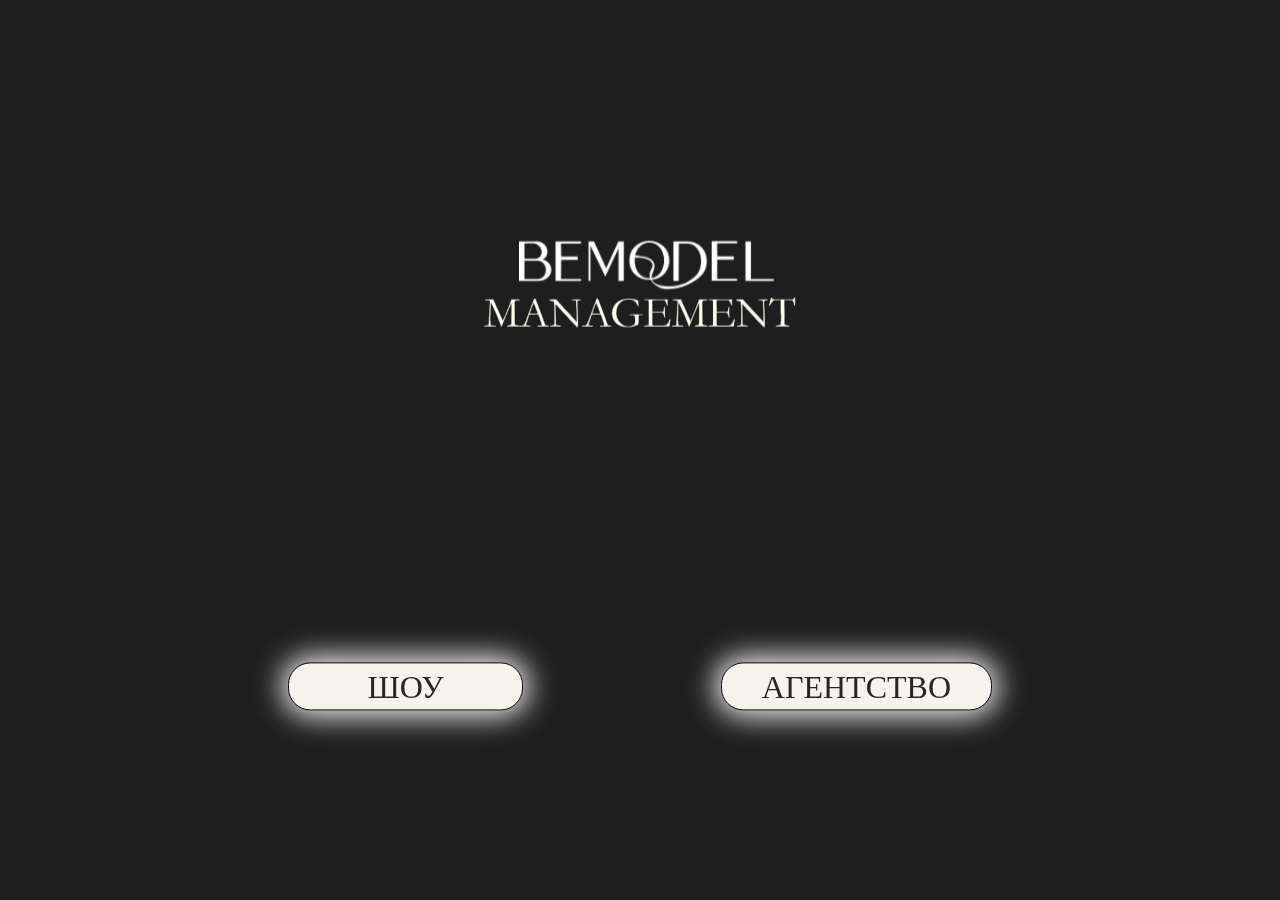
<file: index.html>
<!DOCTYPE html>
<html lang="ru">

<head>
	<meta name="viewport" content="width=device-width, initial-scale=1.0, maximum-scale=1.0, user-scalable=0" />
	<meta http-equiv="Content-type" content="text/html;charset=UTF-8" />
	<meta name="format-detection" content="telephone=no">
	<meta http-equiv="X-UA-Compatible" content="IE=edge">
	<link rel="stylesheet" href="css/style.css" />
	<title>BeModel - Главная</title>
</head>

<body>
	<div class="wrapper">
		<main class="home__main">
			<video class="home__main--video" autoplay muted loop>
				<source src="https://s3.ru1.storage.beget.cloud/8eec6533990d-bemodels3/video/index_video.mp4"
					type="video/mp4" />
				Your browser does not support the video tag.
			</video>
			<div class="home__main--logo">
				<img src="./assets/img/homePage/Logotype.png" alt="Logotype" />
			</div>
			<div class="home__main--links">
				<a href="./show.html">ШОУ</a>
				<a href="./agency.html">АГЕНТСТВО</a>
			</div>
		</main>
	</div>
</body>

</html>
</file>
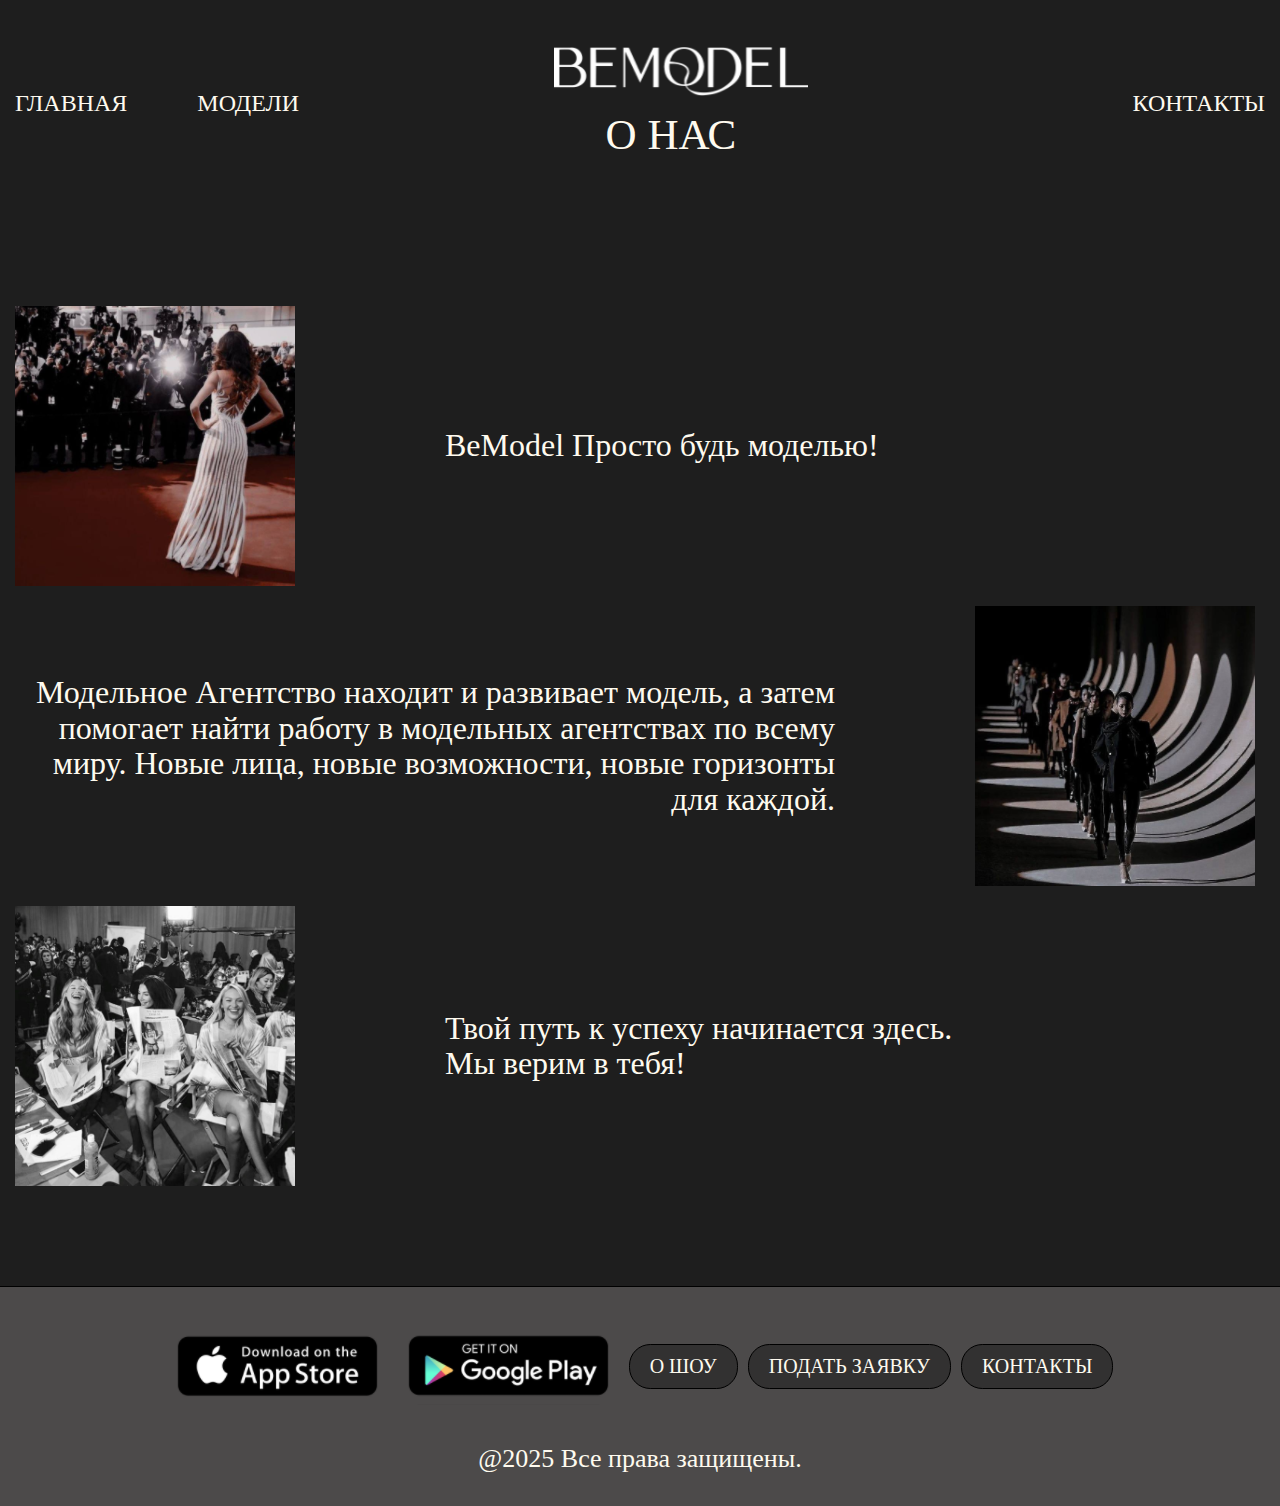
<file: aboutAgency.html>
<!DOCTYPE html>
<html lang="ru">

<head>
	<meta name="viewport" content="width=device-width, initial-scale=1.0, maximum-scale=1.0, user-scalable=0" />
	<meta http-equiv="Content-type" content="text/html;charset=UTF-8" />
	<meta name="format-detection" content="telephone=no">
	<meta http-equiv="X-UA-Compatible" content="IE=edge">
	<link rel="stylesheet" href="css/style.css" />
	<title>About Us Agency</title>
</head>

<body>
	<div class="wrapper">
		<header class="header">
			<div class="header_container">
				<div class="header__content header__casting_content">
					<!-- Burger Menu -->
					<!-- При добавлении класса "open" ↓ бургер открывается -->
					<div class="burger__list">
						<span></span>
						<span></span>
						<span></span>
					</div>
					<!-- При добавлении класса "open" ↓ меню открывается -->
					<div class="burger__menu">
						<a class="burger__menu--link" href="./index.html">Главная</a>
						<a class="burger__menu--link" href="./models.html">Модели</a>
						<a class="burger__menu--link" href="./contacts.html">Контакты</a>
						<div class="burger__menu--bottomBlock">
							<a href="##"><img src="./assets/icon/AppStore.png" alt="AppStoreLink" /></a>
							<a href="##"><img src="./assets/icon/GooglePlay.png" alt="GooglePlayLink" /></a>
						</div>
					</div>
					<!-- Burger Menu -->
					<div class="header__leftside casting__ls">
						<a class="header__link" href="./index.html">Главная</a>
						<a class="header__link" href="./models.html">Модели</a>
					</div>
					<div class="header__logotype casting__logoBlock">
						<img src="./assets/icon/Logotype.png" alt="Logotype" />
						<span>О НАС</span>
					</div>
					<div class="header__rightside">
						<a class="header__link" href="#about"></a>
						<a class="header__link" href="./contacts.html">Контакты</a>
					</div>
				</div>
			</div>
		</header>
		<main id="about" class="aboutUs__main">
			<div class="aboutUs__main--taskContent __container">
				<div class="aboutUs__main--item about-1">
					<img src="./assets/img/castingPage/about1.png" alt="">
				</div>
				<div class="aboutUs__main--item about-2">
					BeModel Просто будь моделью!
				</div>
				<div class="aboutUs__main--item about-3">
					<img src="./assets/img/castingPage/about2.png" alt="">
				</div>
				<div class="aboutUs__main--item about-4">
					Модельное Агентство находит и развивает модель,
					а затем помогает найти работу
					в модельных агентствах по всему миру.
					Новые лица, новые возможности,
					новые горизонты для каждой.
				</div>
				<div class="aboutUs__main--item about-5">
					<img src="./assets/img/castingPage/about3.png" alt="">
				</div>
				<div class="aboutUs__main--item about-6">
					Твой путь к успеху начинается здесь. <br>
					Мы верим в тебя!
				</div>
			</div>
		</main>
		<footer class="footer">
			<div class="footer__content">
				<p class="footer__content--politic">
					@2025 Все права защищены.
				</p>
				<div class="footer__content--links">

					<!-- Новые кнопки -->
					<a href="##">
						<img src="./assets/icon/AppStore.png" alt="AppStoreLink" />
					</a>
					<a href="##">
						<img src="./assets/icon/GooglePlay.png" alt="GooglePlayLink" />
					</a>
					<!-- Новые кнопки -->

					<a class="footer__content--link" href="./aboutAgency.html">О шоу</a>
					<a class="footer__content--link" href="./casting.html">Подать заявку</a>
					<a class="footer__content--link" href="#contacts">Контакты</a>
				</div>
			</div>
		</footer>
	</div>
</body>

</html>
</file>
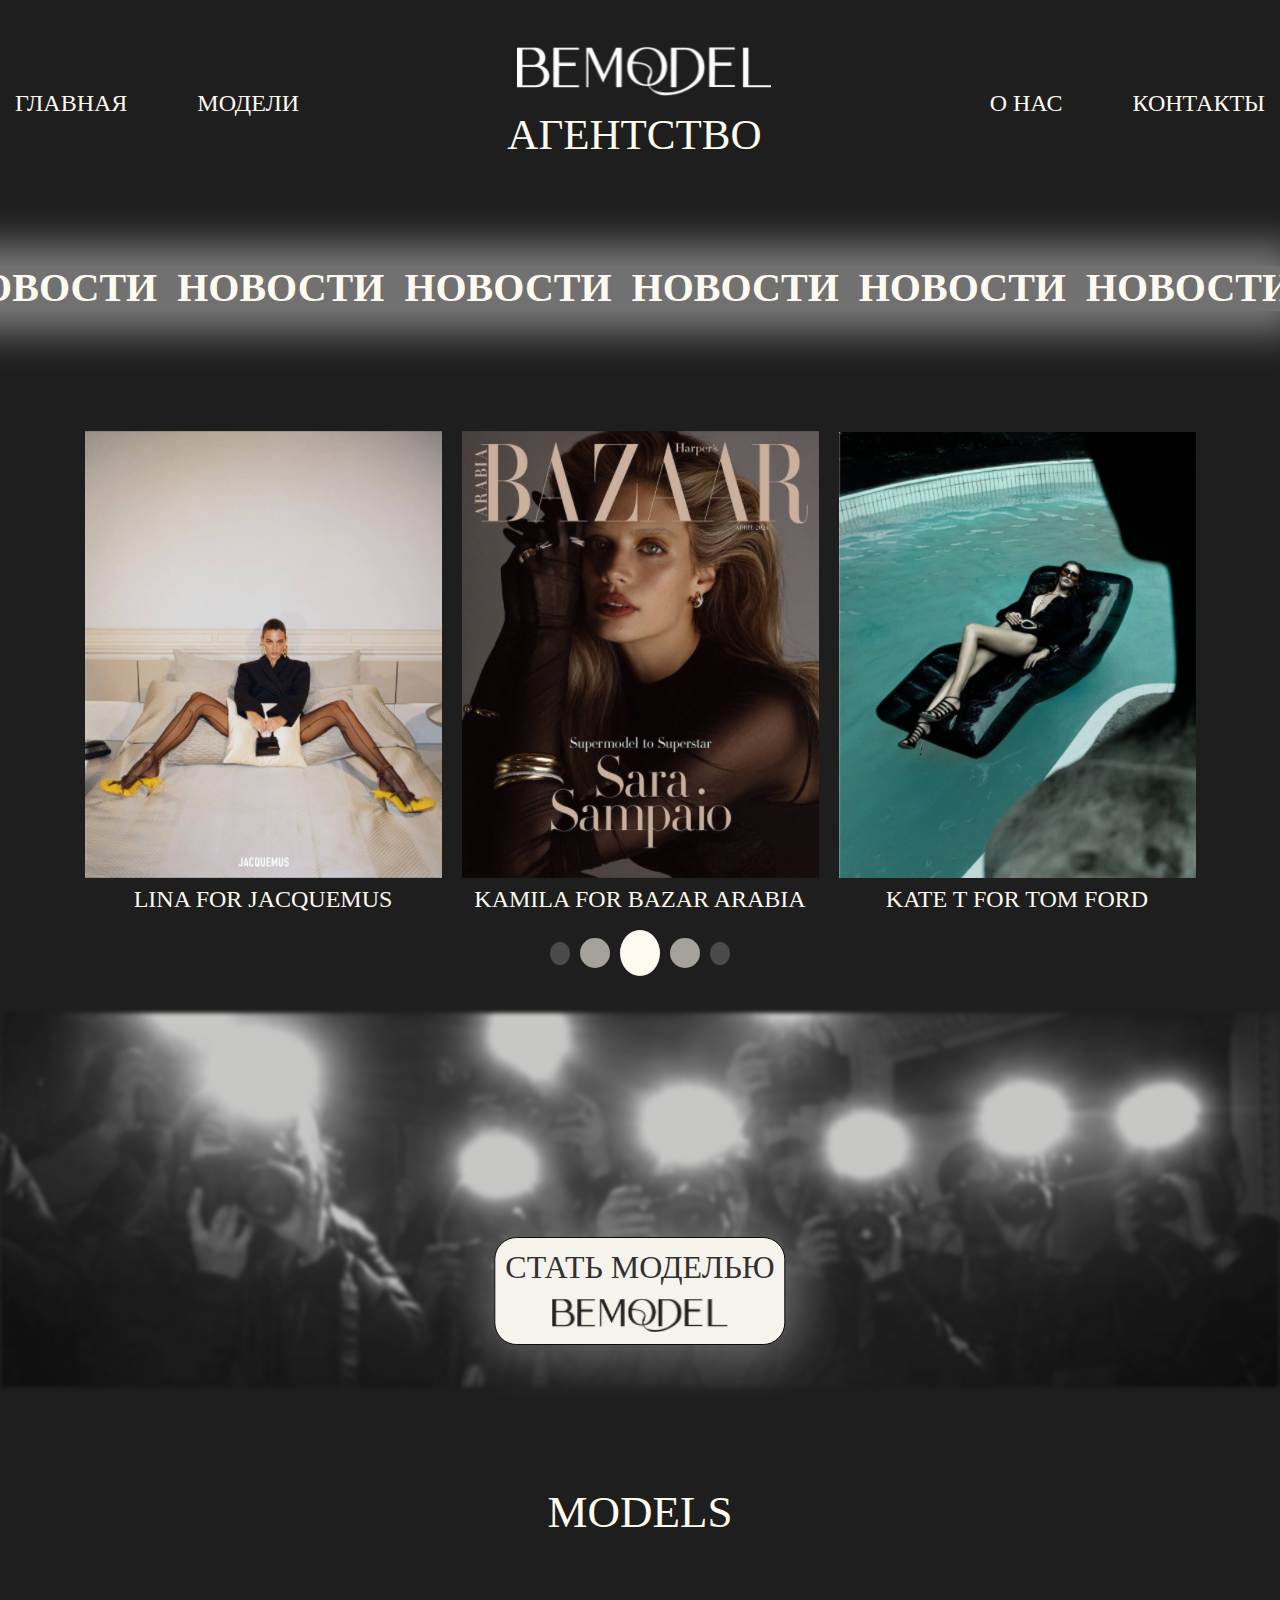
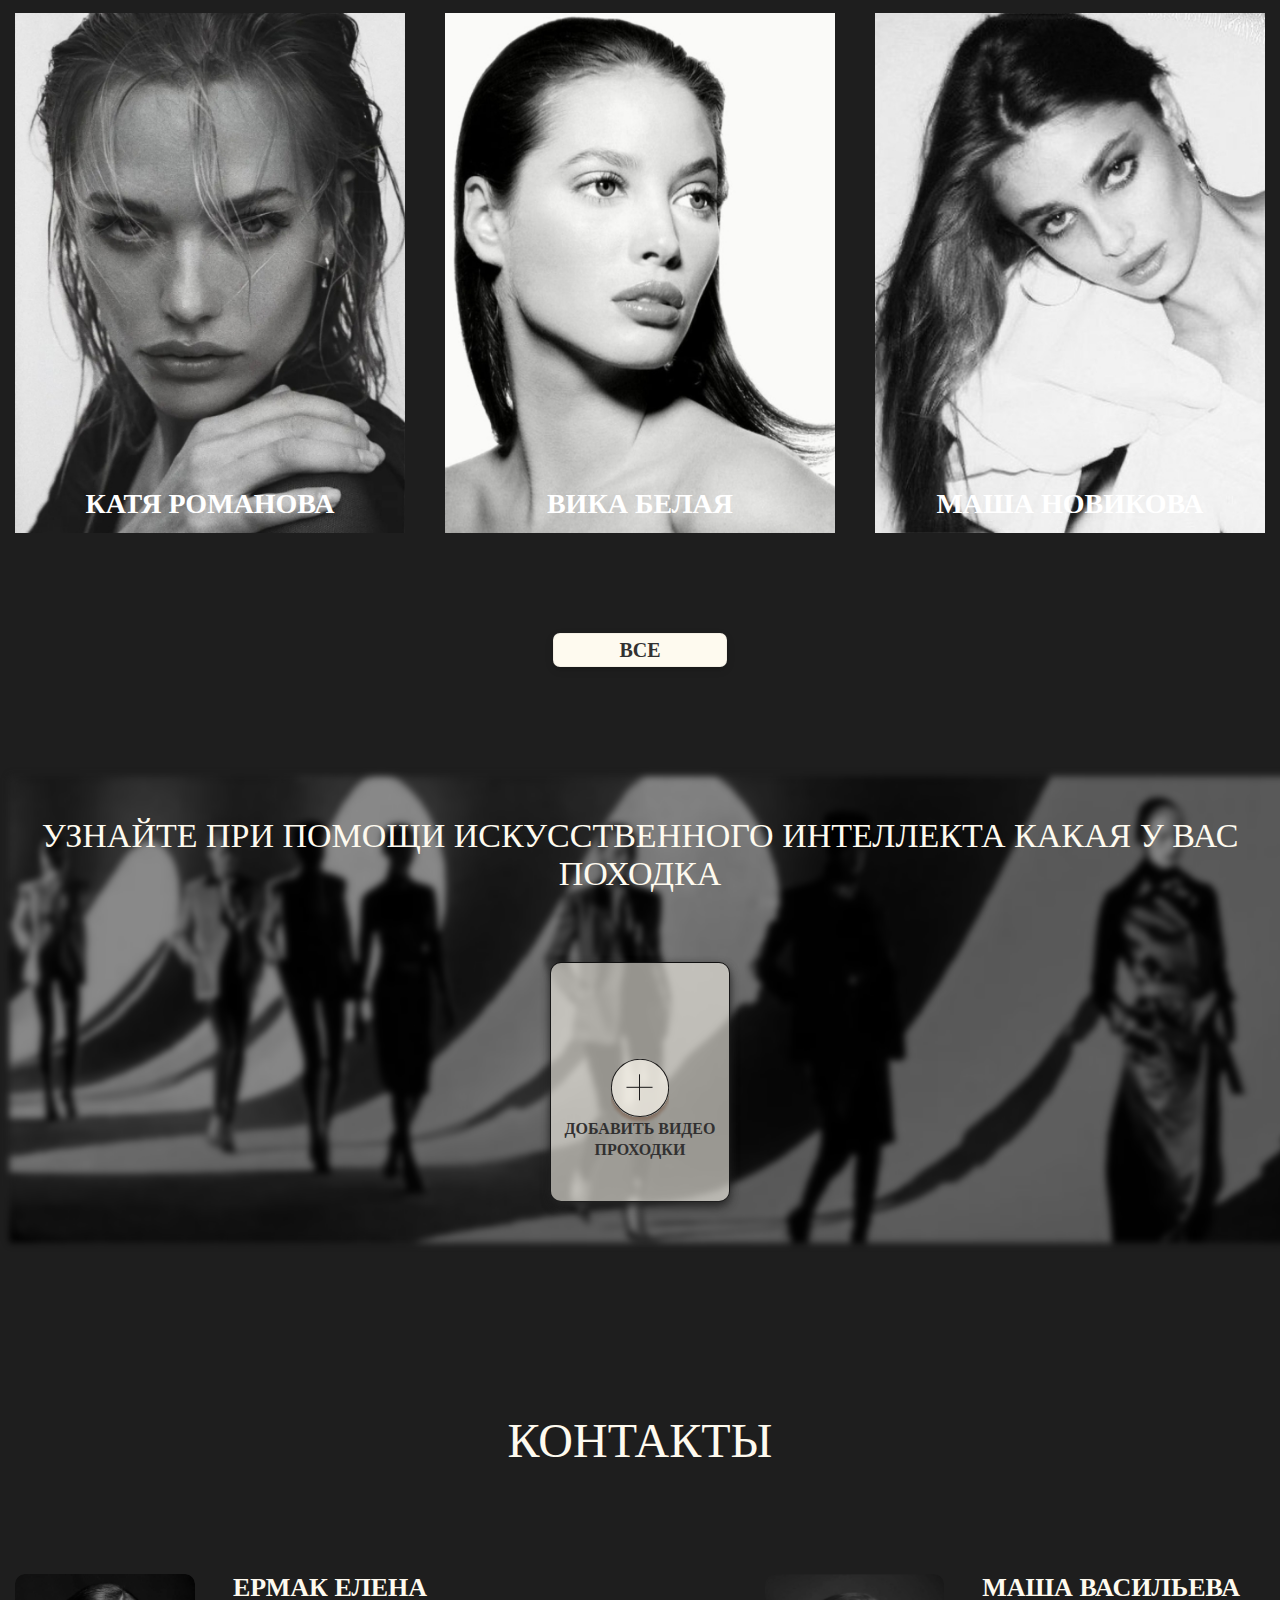
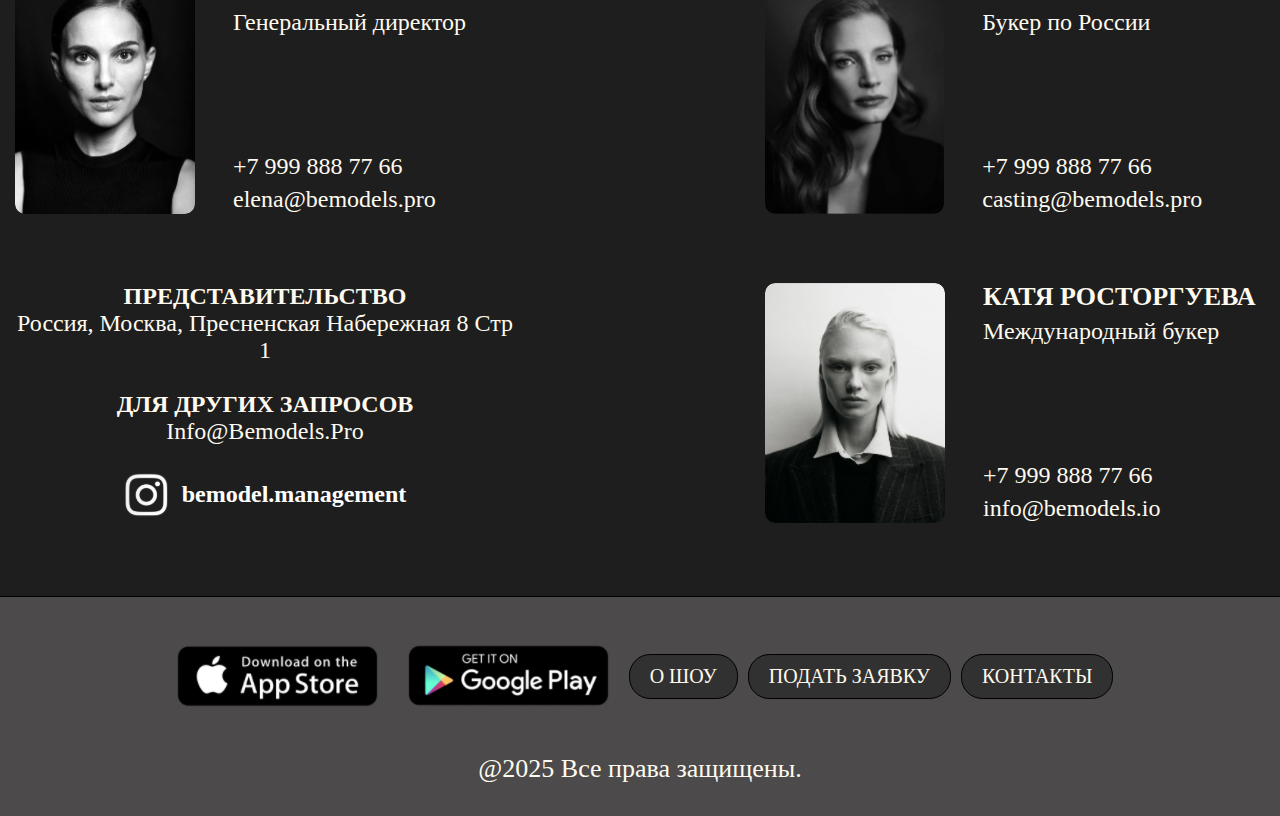
<file: agency.html>
<!DOCTYPE html>
<html lang="ru">

<head>
	<meta name="viewport" content="width=device-width, initial-scale=1.0, maximum-scale=1.0, user-scalable=0" />
	<meta http-equiv="Content-type" content="text/html;charset=UTF-8" />
	<meta name="format-detection" content="telephone=no">
	<meta http-equiv="X-UA-Compatible" content="IE=edge">
	<link rel="stylesheet" href="css/style.css" />
	<title>BeModel - Agency</title>
</head>

<body>
	<div class="wrapper">
		<header class="header">
			<div class="header_container">
				<div class="header__content header__casting_content">
					<!-- Burger Menu -->
					<!-- При добавлении класса "open" ↓ бургер открывается -->
					<div class="burger__list">
						<span></span>
						<span></span>
						<span></span>
					</div>
					<!-- При добавлении класса "open" ↓ меню открывается -->
					<div class="burger__menu">
						<a class="burger__menu--link" href="./index.html">Главная</a>
						<a class="burger__menu--link" href="./models.html">Модели</a>
						<a class="burger__menu--link" href="./aboutAgency.html">О нас</a>
						<a class="burger__menu--link" href="./contacts.html">Контакты</a>
						<div class="burger__menu--bottomBlock">
							<div class="burger__menu--image">
								<img src="./assets/icon/BurgerIcon.png" alt="BurgerLogo">
							</div>
							<a href="##">
								<img src="./assets/icon/AppStore.png" alt="AppStoreLink">
							</a>
							<a href="##">
								<img src="./assets/icon/GooglePlay.png" alt="GooglePlayLink">
							</a>
						</div>
					</div>
					<!-- Burger Menu -->

					<div class="header__leftside casting__ls">
						<a class="header__link" href="./index.html">Главная</a>
						<a class="header__link" href="./models.html">Модели</a>
					</div>
					<div class="header__logotype casting__logoBlock">
						<img src="./assets/icon/Logotype.png" alt="Logotype">
						<span>АГЕНТСТВО</span>
					</div>
					<div class="header__rightside">
						<a class="header__link" href="./aboutAgency.html">О нас</a>
						<a class="header__link" href="./contacts.html">Контакты</a>
					</div>
				</div>
			</div>
		</header>
		<main class="casting__main">
			<section class="feedNews">
				<div class="feedNews__maquee">
					<span>Новости</span>
					<span>Новости</span>
					<span>Новости</span>
					<span>Новости</span>
					<span>Новости</span>
					<span>Новости</span>
					<span>Новости</span>
					<span>Новости</span>
					<span>Новости</span>
					<span>Новости</span>
					<span>Новости</span>
					<span>Новости</span>
					<span>Новости</span>
				</div>
				<div class="feedNews__sliderBlock __container">
					<img class="slide__arrow" src="./assets/icon/Arrow.svg" alt="ArrowLeft">
					<figure class="feedNews__sliderBlock--slide">
						<img src="./assets/img/castingPage/sliderImage1.png" alt="">
						<figcaption>LINA FOR JACQUEMUS</figcaption>
					</figure>
					<figure class="feedNews__sliderBlock--slide">
						<img src="./assets/img/castingPage/sliderImage2.png" alt="">
						<figcaption>KAMILA FOR BAZAR ARABIA</figcaption>
					</figure>
					<figure class="feedNews__sliderBlock--slide">
						<img src="./assets/img/castingPage/sliderImage3.png" alt="">
						<figcaption>KATE T FOR TOM FORD</figcaption>
					</figure>
					<img class="right__arrow" src="./assets/icon/Arrow.svg" alt="ArrowRight">

					<!-- Добавление пагинации -->
					<nav class="slide-pagination">
						<span></span>
						<span></span>
						<span></span>
						<span></span>
						<span></span>
					</nav>
					<!-- Добавление пагинации -->
				</div>
			</section>
			<div class="beModel__content">
				<img class="beModel__content--image" src="./assets/img/showPage/topContentImage.jpeg" alt="">
				<a href="./casting.html" class="beModel__content--btn">
					<span>Стать моделью</span>
					<img src="./assets/icon/LogoDark.png" alt="Logotype">
				</a>
			</div>
			<div class="casting__model">
				<h2 class="title">Models</h2>
				<div class="main__models--gridContent __container">
					<a href="./modelInfo.html" class="main__models--item">
						<img src="./assets/img/modelsPage/1.jpeg" alt="">
						<figcaption class="main__models--desc">
							<p>Катя романова</p>
							<p>Рост <strong>180 см</strong></p>
							<p>Грудь <strong>81 см</strong></p>
							<p>Талия <strong>62 см</strong></p>
							<p>Бедра <strong>90 см</strong></p>
							<p>Обувь <strong>41 eu</strong></p>
							<p>Глаза <strong>Голубые</strong></p>
							<p>Волосы <strong>Брюнетка</strong></p>
						</figcaption>
					</a>
					<a href="./modelInfo.html" class="main__models--item">
						<img src="./assets/img/modelsPage/2.jpeg" alt="">
						<figcaption class="main__models--desc">
							<p>Вика Белая</p>
							<p>Рост <strong>180 см</strong></p>
							<p>Грудь <strong>81 см</strong></p>
							<p>Талия <strong>62 см</strong></p>
							<p>Бедра <strong>90 см</strong></p>
							<p>Обувь <strong>41 eu</strong></p>
							<p>Глаза <strong>Голубые</strong></p>
							<p>Волосы <strong>Брюнетка</strong></p>
						</figcaption>
					</a>
					<a href="./modelInfo.html" class="main__models--item">
						<img src="./assets/img/modelsPage/3.jpeg" alt="">
						<figcaption class="main__models--desc">
							<p>Маша Новикова</p>
							<p>Рост <strong>180 см</strong></p>
							<p>Грудь <strong>81 см</strong></p>
							<p>Талия <strong>62 см</strong></p>
							<p>Бедра <strong>90 см</strong></p>
							<p>Обувь <strong>41 eu</strong></p>
							<p>Глаза <strong>Голубые</strong></p>
							<p>Волосы <strong>Брюнетка</strong></p>
						</figcaption>
					</a>
				</div>
				<a href="./models.html" class="casting__model--btn">Все</a>
			</div>
			<section class="addVideo">
				<h3 class="addVideo__title">
					УЗНАЙТЕ ПРИ ПОМОЩИ ИСКУССТВЕННОГО ИНТЕЛЛЕКТА КАКАЯ У ВАС ПОХОДКА
				</h3>
				<div class="casting__form--imageForm">
					<div class="imageForm__item itemVideo">
						<label for=""></label>
						<input type="file">
						<p style="font-weight: 700;">
							ДОБАВИТЬ ВИДЕО ПРОХОДКИ
						</p>
					</div>
				</div>
			</section>
			<section id="contacts" class="show__main--contacts __container">
				<h2 class="title">
					Контакты
				</h2>
				<div class="contacts__grid">
					<div class="contacts__grid--item">
						<img src="./assets/img/showPage/contacts/1.png" alt="">
						<div class="grid__block">
							<div>
								<p>Ермак Елена</p>
								<span>Генеральный директор</span>
							</div>
							<div>
								<a href="tel:89998887766">+7 999 888 77 66</a>
								<a href="mailto:elena@bemodels.pro">elena@bemodels.pro</a>
							</div>
						</div>
					</div>
					<div class="contacts__grid--item">
						<img src="./assets/img/showPage/contacts/2.png" alt="">
						<div class="grid__block">
							<div>
								<p>Маша васильева</p>
								<span>Букер по России</span>
							</div>
							<div>
								<a href="tel:89998887766">+7 999 888 77 66</a>
								<a href="mailto:casting@bemodels.pro">casting@bemodels.pro</a>
							</div>
						</div>
					</div>
					<div class="contacts__grid--item grid__blocktext">
						<p class="grid__text">
							Представительство
							<br>
							<span>Россия, Москва, Пресненская набережная 8 стр 1</span>
						</p>
						<p class="grid__text">
							Для других запросов
							<br>
							<span>info@bemodels.pro</span>
						</p>
						<div class="instaLink">
							<img src="./assets/icon/Instagram.svg" alt="Instagram">
							<span>bemodel.management</span>
						</div>
					</div>
					<div class="contacts__grid--item">
						<img src="./assets/img/showPage/contacts/3.png" alt="">
						<div class="grid__block">
							<div>
								<p>Катя Росторгуева</p>
								<span>Международный букер</span>
							</div>
							<div>
								<a href="tel:89998887766">+7 999 888 77 66</a>
								<a href="mailto:info@bemodels.io">info@bemodels.io</a>
							</div>
						</div>
					</div>
				</div>
			</section>
		</main>
		<footer class="footer">
			<div class="footer__content">
				<p class="footer__content--politic">
					@2025 Все права защищены.
				</p>
				<div class="footer__content--links">

					<!-- Новые кнопки -->
					<a href="##">
						<img src="./assets/icon/AppStore.png" alt="AppStoreLink">
					</a>
					<a href="##">
						<img src="./assets/icon/GooglePlay.png" alt="GooglePlayLink">
					</a>
					<!-- Новые кнопки -->

					<a class="footer__content--link" href="##">О шоу</a>
					<a class="footer__content--link" href="./casting.html">Подать заявку</a>
					<a class="footer__content--link" href="#contacts">Контакты</a>
				</div>
			</div>
		</footer>
	</div>
</body>

</html>
</file>
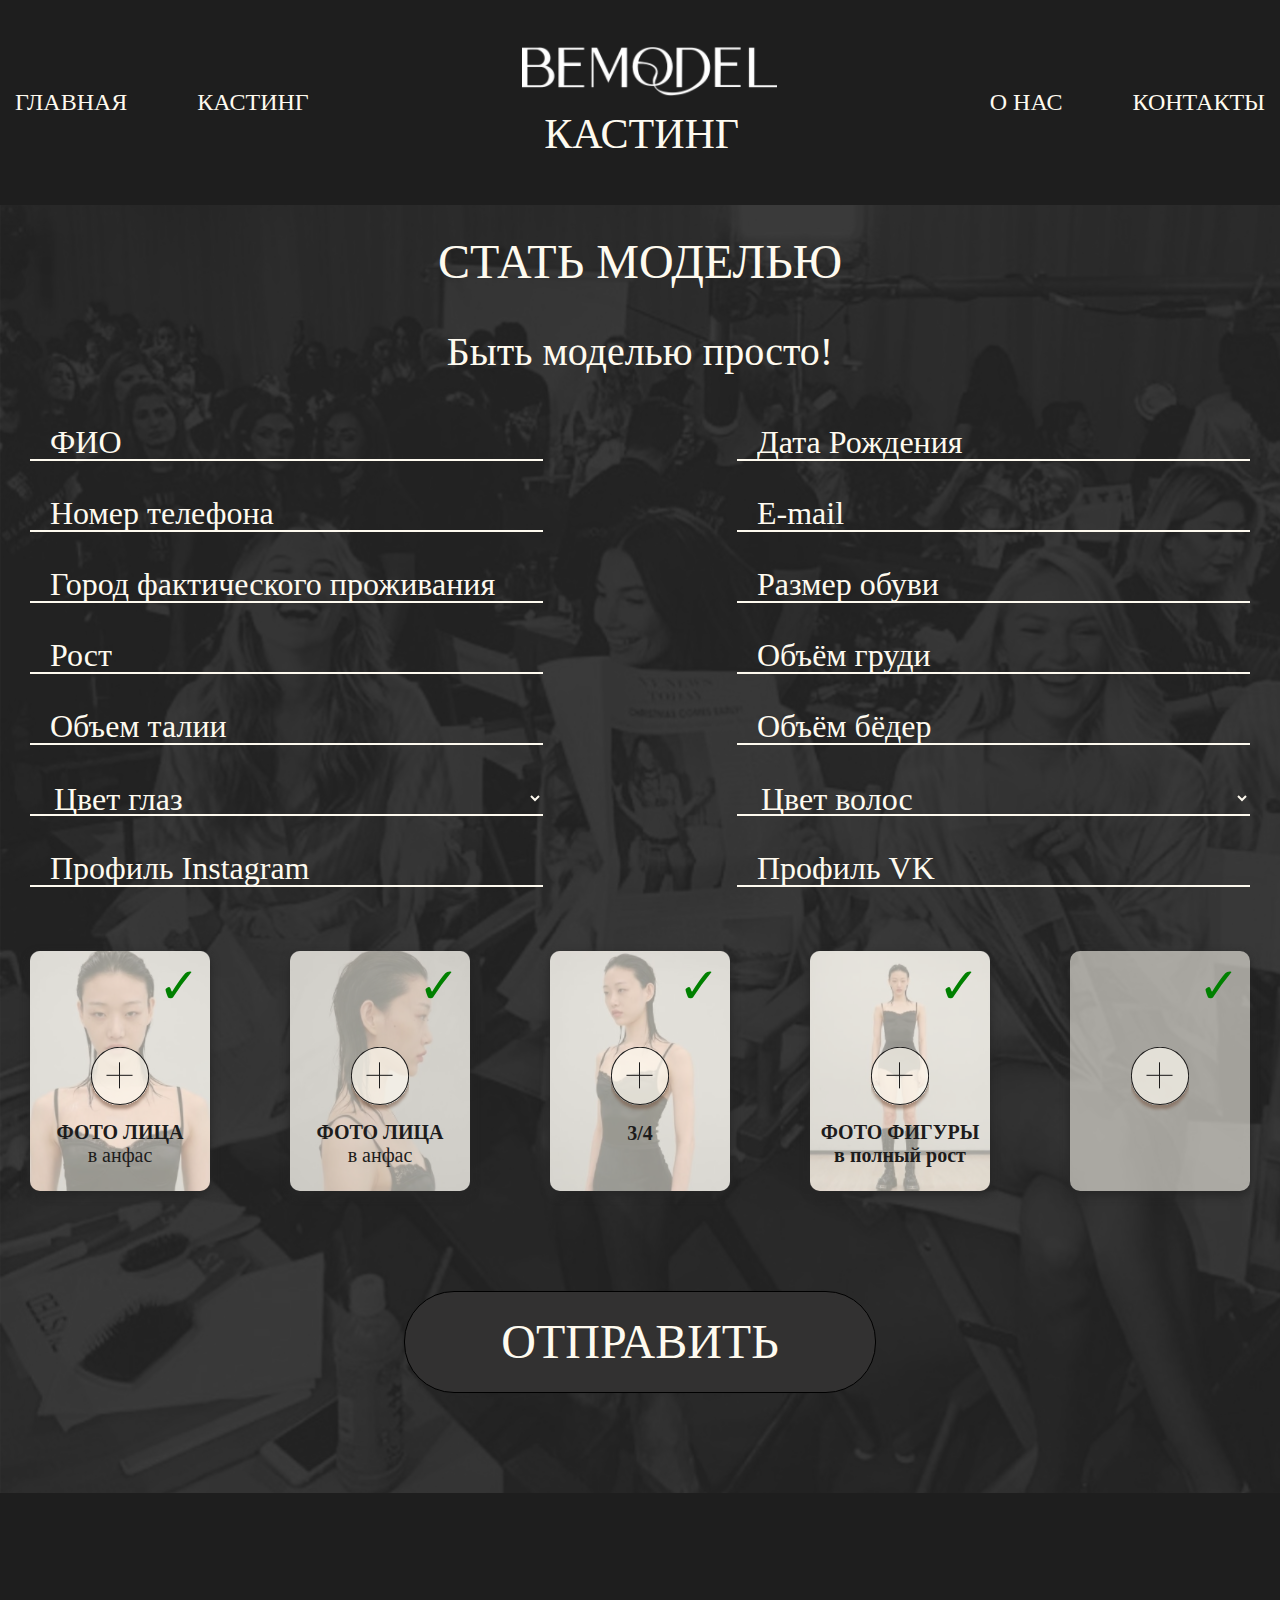
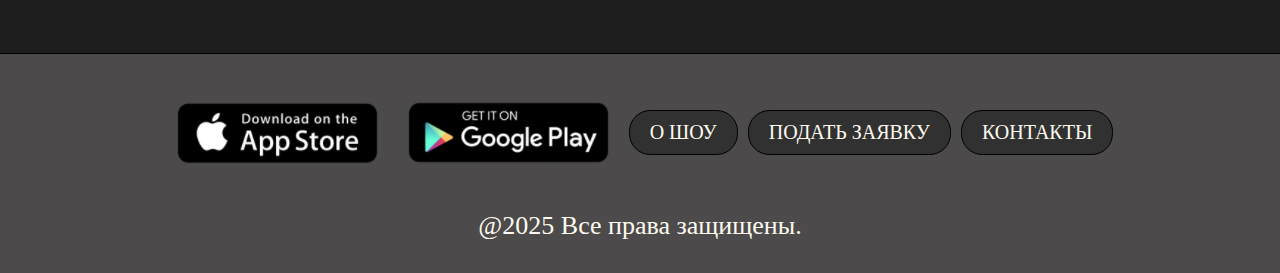
<file: casting.html>
<!DOCTYPE html>
<html lang="ru">

<head>
	<meta name="viewport" content="width=device-width, initial-scale=1.0, maximum-scale=1.0, user-scalable=0" />
	<meta http-equiv="Content-type" content="text/html;charset=UTF-8" />
	<meta name="format-detection" content="telephone=no">
	<meta http-equiv="X-UA-Compatible" content="IE=edge">
	<link rel="stylesheet" href="css/style.css" />
	<title>Casting BeModel</title>
</head>

<body>
	<div class="wrapper">
		<header class="header">
			<div class="header_container">
				<div class="header__content">

					<!-- Burger Menu -->
					<!-- При добавлении класса "open" ↓ бургер открывается -->
					<div class="burger__list">
						<span></span>
						<span></span>
						<span></span>
					</div>
					<!-- При добавлении класса "open" ↓ меню открывается -->
					<div class="burger__menu">
						<a class="burger__menu--link" href="./index.html">Главная</a>
						<a class="burger__menu--link" href="./casting.html">Кастинг</a>
						<a class="burger__menu--link" href="#about">О нас</a>
						<a class="burger__menu--link" href="./contacts.html">Контакты</a>
						<div class="burger__menu--bottomBlock">
							<img src="./assets/icon/AppStore.png" alt="AppStoreLink" />
							<img src="./assets/icon/GooglePlay.png" alt="GooglePlayLink" />
						</div>
					</div>
					<!-- Burger Menu -->

					<div class="header__leftside">
						<a class="header__link" href="./index.html">Главная</a>
						<a class="header__link" href="./casting.html">Кастинг</a>
					</div>
					<div class="header__logotype">
						<img src="./assets/icon/Logotype.png" alt="Logotype" />
						<span>КАСТИНГ</span>
					</div>
					<div class="header__rightside">
						<a class="header__link" href="../show.html#about">О нас</a>
						<a class="header__link" href="./contacts.html">Контакты</a>
					</div>
				</div>
			</div>
		</header>
		<main>
			<section class="show__main--casting __container">
				<h3 class="casting__title">
					Стать моделью
				</h3>
				<p class="casting__subtitle">
					Быть моделью просто!
				</p>
				<form method="post" class="casting__form">
					<div class="casting__form--top">
						<div class="casting__form--column">
							<label for="fio"></label>
							<input placeholder="ФИО" id="fio" name="fio" type="text">
							<label for="telephone"></label>
							<input placeholder="Номер телефона" id="telephone" name="telephone" type="number">
							<label for="city"></label>
							<input placeholder="Город фактического проживания" id="city" name="city" type="text">
							<label for="height"></label>
							<input placeholder="Рост" id="height" name="height" type="number">
							<label for="waist"></label>
							<input placeholder="Объем талии" id="waist" name="waist" type="number">
							<label for="eyes"></label>
							<select id="eyes" name="eyes">
								<option value="" disabled selected hidden>Цвет глаз</option>
								<option value="">Карие</option>
								<option value="">Голубые</option>
								<option value="">Зелёные</option>
								<option value="">Чёрные</option>
								<option value="">Серые</option>
							</select>
							<label for="instagram"></label>
							<input placeholder="Профиль Instagram" id="instagram" name="instagram" type="url">
						</div>
						<div class="casting__form--column">
							<label for="Birthday"></label>
							<input placeholder="Дата Рождения" id="Birthday" name="Birthday" type="text" />
							<label for="email"></label>
							<input placeholder="E-mail" id="email" name="email" type="email" />
							<label for="shoeSize"></label>
							<input placeholder="Размер обуви" id="shoeSize" name="shoeSize" type="number" />
							<label for="breastVolume"></label>
							<input placeholder="Объём груди" id="breastVolume" name="breastVolume" type="number" />
							<label for="HipVolume"></label>
							<input placeholder="Объём бёдер" id="HipVolume" name="HipVolume" type="number" />
							<label for="hairColor"></label>
							<select id="eyes" name="eyes">
								<option value="" disabled selected hidden>Цвет волос</option>
								<option value="">Блондинка</option>
								<option value="">Шатенка</option>
								<option value="">Русая</option>
								<option value="">Брюнетка</option>
								<option value="">Рыжая</option>
							</select>
							<label for="vk"></label>
							<input placeholder="Профиль VK" id="vk" name="vk" type="url">
						</div>
					</div>
					<div class="casting__form--imageForm">
						<div class="imageForm__item">
							<label for=""></label>
							<input name="anfas" type="file" />
							<div class="checkmark" id="checkmark">&#10003;</div>
							<span>
								<strong>ФОТО ЛИЦА</strong>
								в анфас
							</span>
						</div>
						<div class=" imageForm__item">
							<label for=""></label>
							<input name="profil" type="file" />
							<div class="checkmark" id="checkmark">&#10003;</div>
							<span>
								<strong>ФОТО ЛИЦА</strong>
								в анфас
							</span>
						</div>
						<div class="imageForm__item">
							<label for=""></label>
							<input name="quatro" type="file" />
							<div class="checkmark" id="checkmark">&#10003;</div>
							<span style="bottom: 46px">
								<strong>3/4</strong>
							</span>
						</div>
						<div class="imageForm__item">
							<label for=""></label>
							<input name="fullHeight" type="file" />
							<div class="checkmark" id="checkmark">&#10003;</div>
							<span style="font-weight: 700;">
								<strong>ФОТО ФИГУРЫ</strong>
								в полный рост
							</span>
						</div>
						<div class="imageForm__item">
							<label for=""></label>
							<input type="file" />
							<div class="checkmark" id="checkmark">&#10003;</div>
						</div>
					</div>
					<button class="form__btn casting__btn" type="submit">Отправить</button>
				</form>
			</section>
		</main>
		<footer class="footer">
			<div class="footer__content">
				<p class="footer__content--politic">
					@2025 Все права защищены.
				</p>
				<div class="footer__content--links">

					<!-- Новые кнопки -->
					<a href="##">
						<img src="./assets/icon/AppStore.png" alt="AppStoreLink" />
					</a>
					<a href="##">
						<img src="./assets/icon/GooglePlay.png" alt="GooglePlayLink" />
					</a>
					<!-- Новые кнопки -->

					<a class="footer__content--link" href="./aboutAgency.html">О шоу</a>
					<a class="footer__content--link" href="./casting.html">Подать заявку</a>
					<a class="footer__content--link" href="./contacts.html">Контакты</a>
				</div>
			</div>
		</footer>
	</div>
</body>

</html>
</file>
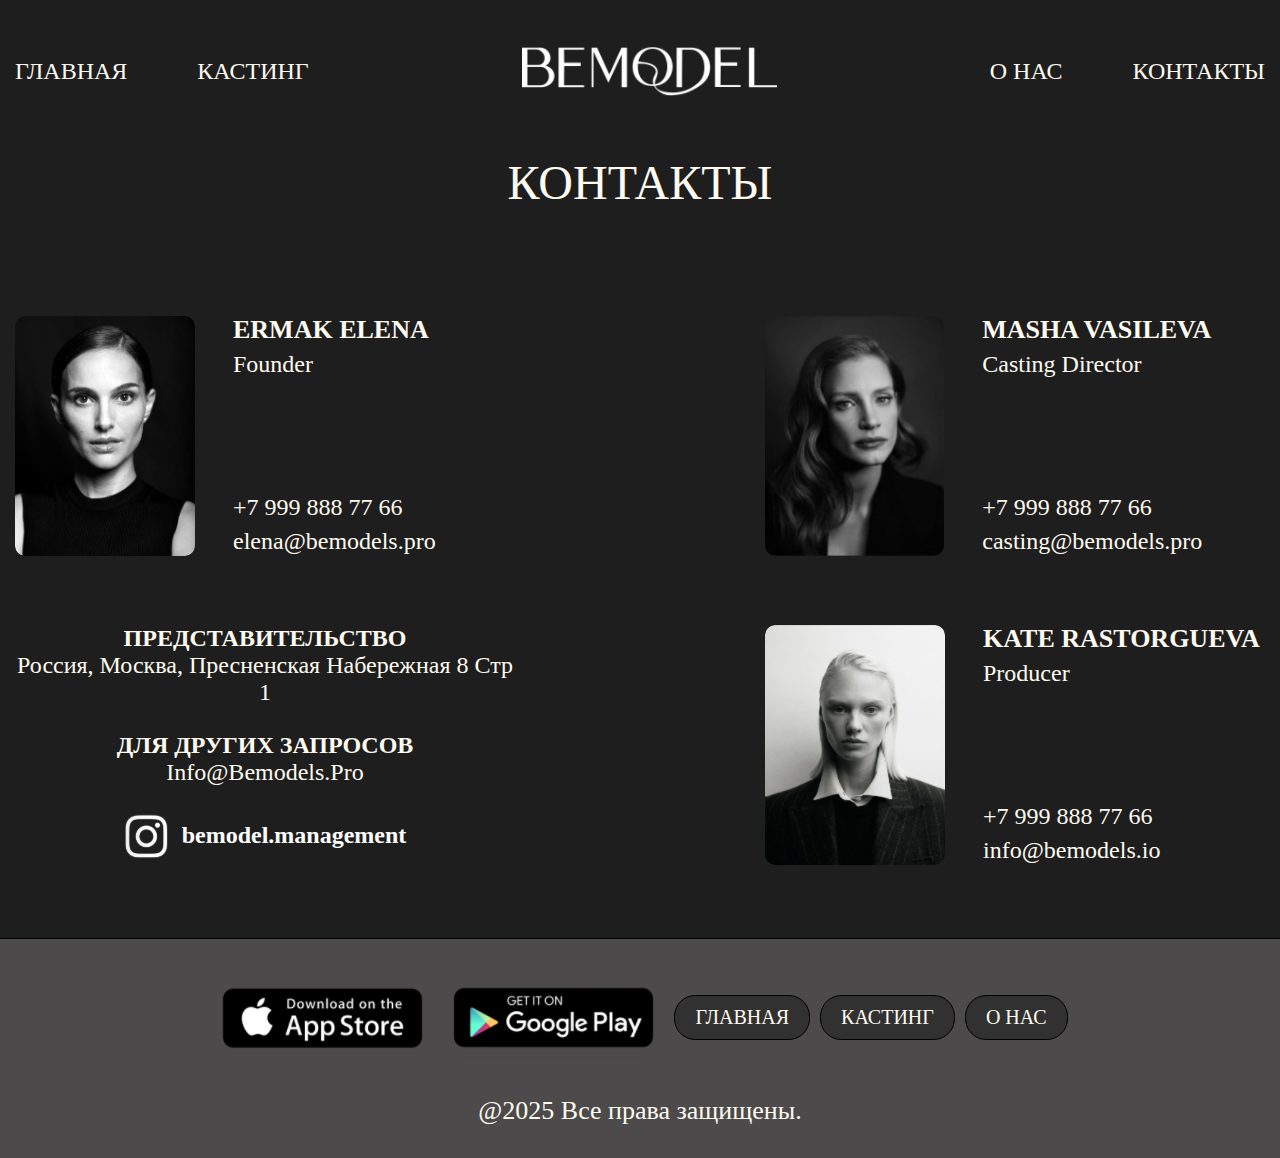
<file: contacts.html>
<!DOCTYPE html>
<html lang="ru">

<head>
	<meta name="viewport" content="width=device-width, initial-scale=1.0, maximum-scale=1.0, user-scalable=0" />
	<meta http-equiv="Content-type" content="text/html;charset=UTF-8" />
	<meta name="format-detection" content="telephone=no">
	<meta http-equiv="X-UA-Compatible" content="IE=edge">
	<link rel="stylesheet" href="css/style.css" />
	<title>Contacts BeModel</title>
</head>

<body>
	<div class="contacts__wrapper">
		<header class="header">
			<div class="header_container">
				<div class="header__content">

					<!-- Burger Menu -->
					<!-- При добавлении класса "open" ↓ бургер открывается -->
					<div class="burger__list">
						<span></span>
						<span></span>
						<span></span>
					</div>
					<!-- При добавлении класса "open" ↓ меню открывается -->
					<div class="burger__menu">
						<a class="burger__menu--link" href="./index.html">Главная</a>
						<a class="burger__menu--link" href="./casting.html">Кастинг</a>
						<a class="burger__menu--link" href="#about">О нас</a>
						<a class="burger__menu--link" href="#contacts">Контакты</a>
						<div class="burger__menu--bottomBlock">
							<img src="./assets/icon/AppStore.png" alt="AppStoreLink" />
							<img src="./assets/icon/GooglePlay.png" alt="GooglePlayLink" />
						</div>
					</div>
					<!-- Burger Menu -->

					<div class="header__leftside">
						<a class="header__link" href="./index.html">Главная</a>
						<a class="header__link" href="./casting.html">Кастинг</a>
					</div>
					<div class="header__logotype">
						<img src="./assets/icon/Logotype.png" alt="Logotype" />
					</div>
					<div class="header__rightside">
						<a class="header__link" href="../show.html#about">О нас</a>
						<a class="header__link" href="#contacts">Контакты</a>
					</div>
				</div>
			</div>
		</header>
		<section class="show__main--contacts contacts __container">
			<h2 class="title">
				Контакты
			</h2>
			<div class="contacts__grid">
				<div class="contacts__grid--item">
					<img src="./assets/img/showPage/contacts/1.png" alt="">
					<div class="grid__block">
						<div>
							<p>Ermak Elena</p>
							<span>Founder</span>
						</div>
						<div>
							<a href="tel:89998887766">+7 999 888 77 66</a>
							<a href="mailto:elena@bemodels.pro">elena@bemodels.pro</a>
						</div>
					</div>
				</div>
				<div class="contacts__grid--item">
					<img src="./assets/img/showPage/contacts/2.png" alt="">
					<div class="grid__block">
						<div>
							<p>Masha Vasileva</p>
							<span>Casting Director</span>
						</div>
						<div>
							<a href="tel:89998887766">+7 999 888 77 66</a>
							<a href="mailto:casting@bemodels.pro">casting@bemodels.pro</a>
						</div>
					</div>
				</div>
				<div class="contacts__grid--item grid__blocktext">
					<p class="grid__text">
						Представительство
						<br>
						<span>Россия, Москва, Пресненская набережная 8 стр 1</span>
					</p>
					<p class="grid__text">
						Для других запросов
						<br>
						<span>info@bemodels.pro</span>
					</p>

					<!-- Новое добавление в дизайне -->
					<div class="instaLink">
						<img src="./assets/icon/Instagram.svg" alt="Instagram">
						<span>bemodel.management</span>
					</div>
					<!-- Новое добавление в дизайне -->

				</div>
				<div class="contacts__grid--item">
					<img src="./assets/img/showPage/contacts/3.png" alt="">
					<div class="grid__block">
						<div>
							<p>Kate Rastorgueva</p>
							<span>Producer</span>
						</div>
						<div>
							<a href="tel:89998887766">+7 999 888 77 66</a>
							<a href="mailto:info@bemodels.io">info@bemodels.io</a>
						</div>
					</div>
				</div>
			</div>
		</section>
		<footer class="footer">
			<div class="footer__content">
				<p class="footer__content--politic">
					@2025 Все права защищены.
				</p>
				<div class="footer__content--links">

					<!-- Новые кнопки -->
					<a href="##">
						<img src="./assets/icon/AppStore.png" alt="AppStoreLink">
					</a>
					<a href="##">
						<img src="./assets/icon/GooglePlay.png" alt="GooglePlayLink">
					</a>
					<!-- Новые кнопки -->

					<a class="footer__content--link" href="./index.html">Главная</a>
					<a class="footer__content--link" href="./casting.html">Кастинг</a>
					<a class="footer__content--link" href="./show.html#about">О нас</a>
				</div>
			</div>
		</footer>
	</div>
</body>

</html>
</file>
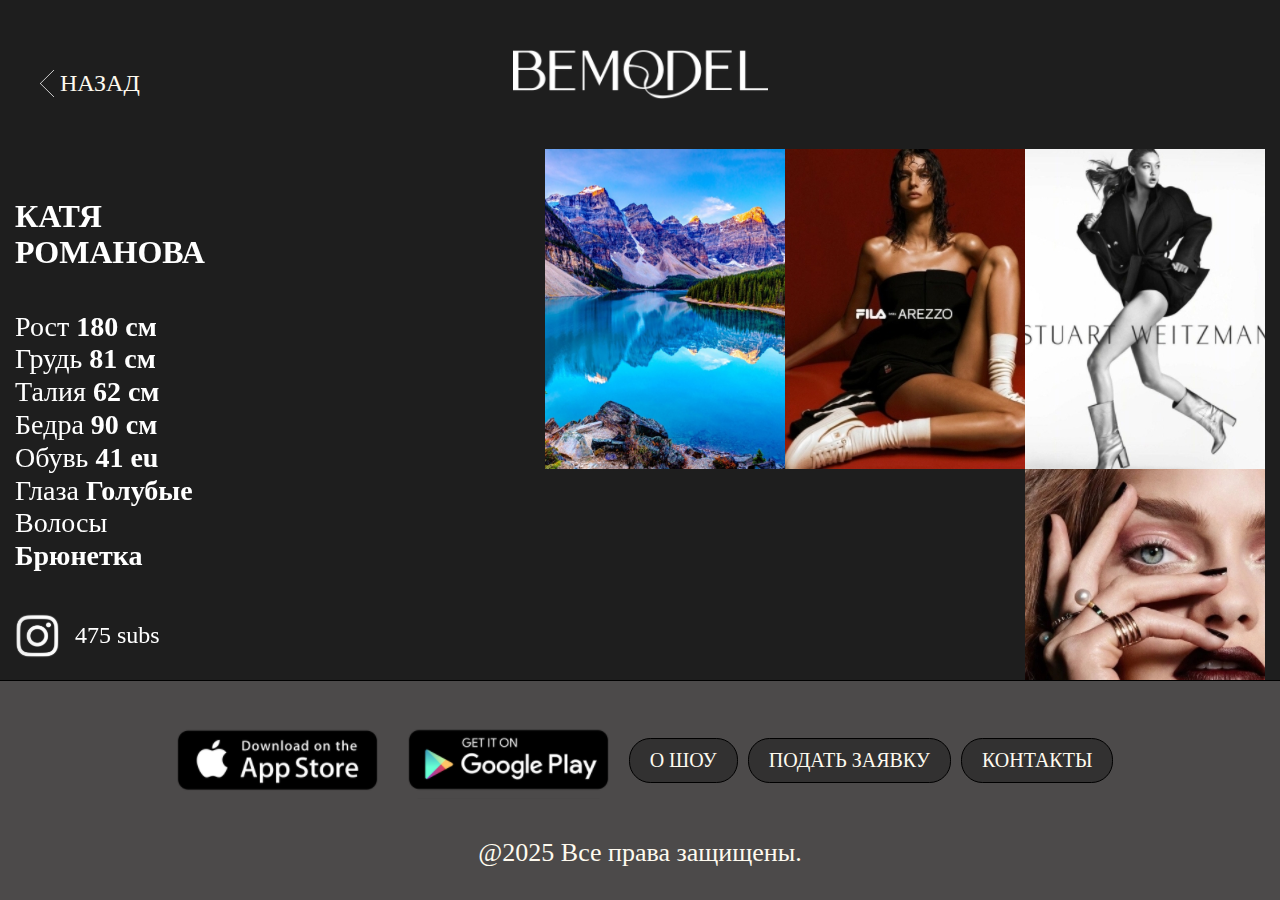
<file: modelInfo.html>
<!DOCTYPE html>
<html lang="ru">

<head>
	<meta name="viewport" content="width=device-width, initial-scale=1.0, maximum-scale=1.0, user-scalable=0" />
	<meta http-equiv="Content-type" content="text/html;charset=UTF-8" />
	<meta name="format-detection" content="telephone=no">
	<meta http-equiv="X-UA-Compatible" content="IE=edge">
	<link rel="stylesheet" href="css/style.css" />

	<!-- FancyBox Image open -->
	<script src="https://cdn.jsdelivr.net/npm/@fancyapps/ui@5.0/dist/fancybox/fancybox.umd.js"></script>
	<link rel="stylesheet" href="https://cdn.jsdelivr.net/npm/@fancyapps/ui@5.0/dist/fancybox/fancybox.css" />
	<!-- FancyBox Image open -->

	<title>Model Info</title>
</head>

<body>
	<div class="wrapper modelInfo__wrapper">
		<header class="models__header">
			<a href="./models.html" class="models__header--back">Назад</a>
			<div class="header__logotype modelInfo__logo">
				<img src="./assets/icon/Logotype.png" alt="Logotype" />
			</div>
		</header>
		<main class="main__modelInfo">
			<div class="main__modelInfo--content __container">
				<div class="main__modelInfo--leftside">
					<div class="leftside__desc">
						<p>Катя Романова</p>
						<p>Рост <strong>180 см</strong></p>
						<p>Грудь <strong>81 см</strong></p>
						<p>Талия <strong>62 см</strong></p>
						<p>Бедра <strong>90 см</strong></p>
						<p>Обувь <strong>41 eu</strong></p>
						<p>Глаза <strong>Голубые</strong></p>
						<p>Волосы <strong>Брюнетка</strong></p>
						<div class="instaBlock">
							<img src="./assets/icon/Instagram.svg" alt="Instagram" />
							<span>475 subs</span>
						</div>
					</div>
				</div>
				<div class="main__modelInfo--rightside">
					<a href="./assets/animation/Ul4muytNUDM.jpg" data-fancybox="gallery">
						<img src="./assets/animation/Ul4muytNUDM.jpg" />
					</a>
					<a href="./assets/img/modelInfoPage/result_02.jpeg" data-fancybox="gallery">
						<img src="./assets/img/modelInfoPage/02.jpeg" />
					</a>
					<a href="./assets/img/modelInfoPage/result_02.jpeg" data-fancybox="gallery">
						<img src="./assets/img/modelInfoPage/03.jpeg" />
					</a>
					<a href="./assets/img/modelInfoPage/result_02.jpeg" data-fancybox="gallery">
						<img src="./assets/img/modelInfoPage/04.jpeg" />
					</a>
					<script>
						Fancybox.bind("[data-fancybox]", {
							Thumbs: {
								type: "classic",
							},
							iframe: {
								css: {
									width: '100%',
									height: '100%',
								}
							},
						})
					</script>
				</div>
			</div>
		</main>
		<footer class="footer">
			<div class="footer__content">
				<p class="footer__content--politic">
					@2025 Все права защищены.
				</p>
				<div class="footer__content--links">

					<!-- Новые кнопки -->
					<a href="##">
						<img src="./assets/icon/AppStore.png" alt="AppStoreLink" />
					</a>
					<a href="##">
						<img src="./assets/icon/GooglePlay.png" alt="GooglePlayLink" />
					</a>
					<!-- Новые кнопки -->

					<a class="footer__content--link" href="./aboutAgency.html">О шоу</a>
					<a class="footer__content--link" href="./casting.html">Подать заявку</a>
					<a class="footer__content--link" href="./contacts.html">Контакты</a>
				</div>
			</div>
		</footer>
	</div>
</body>

</html>
</file>
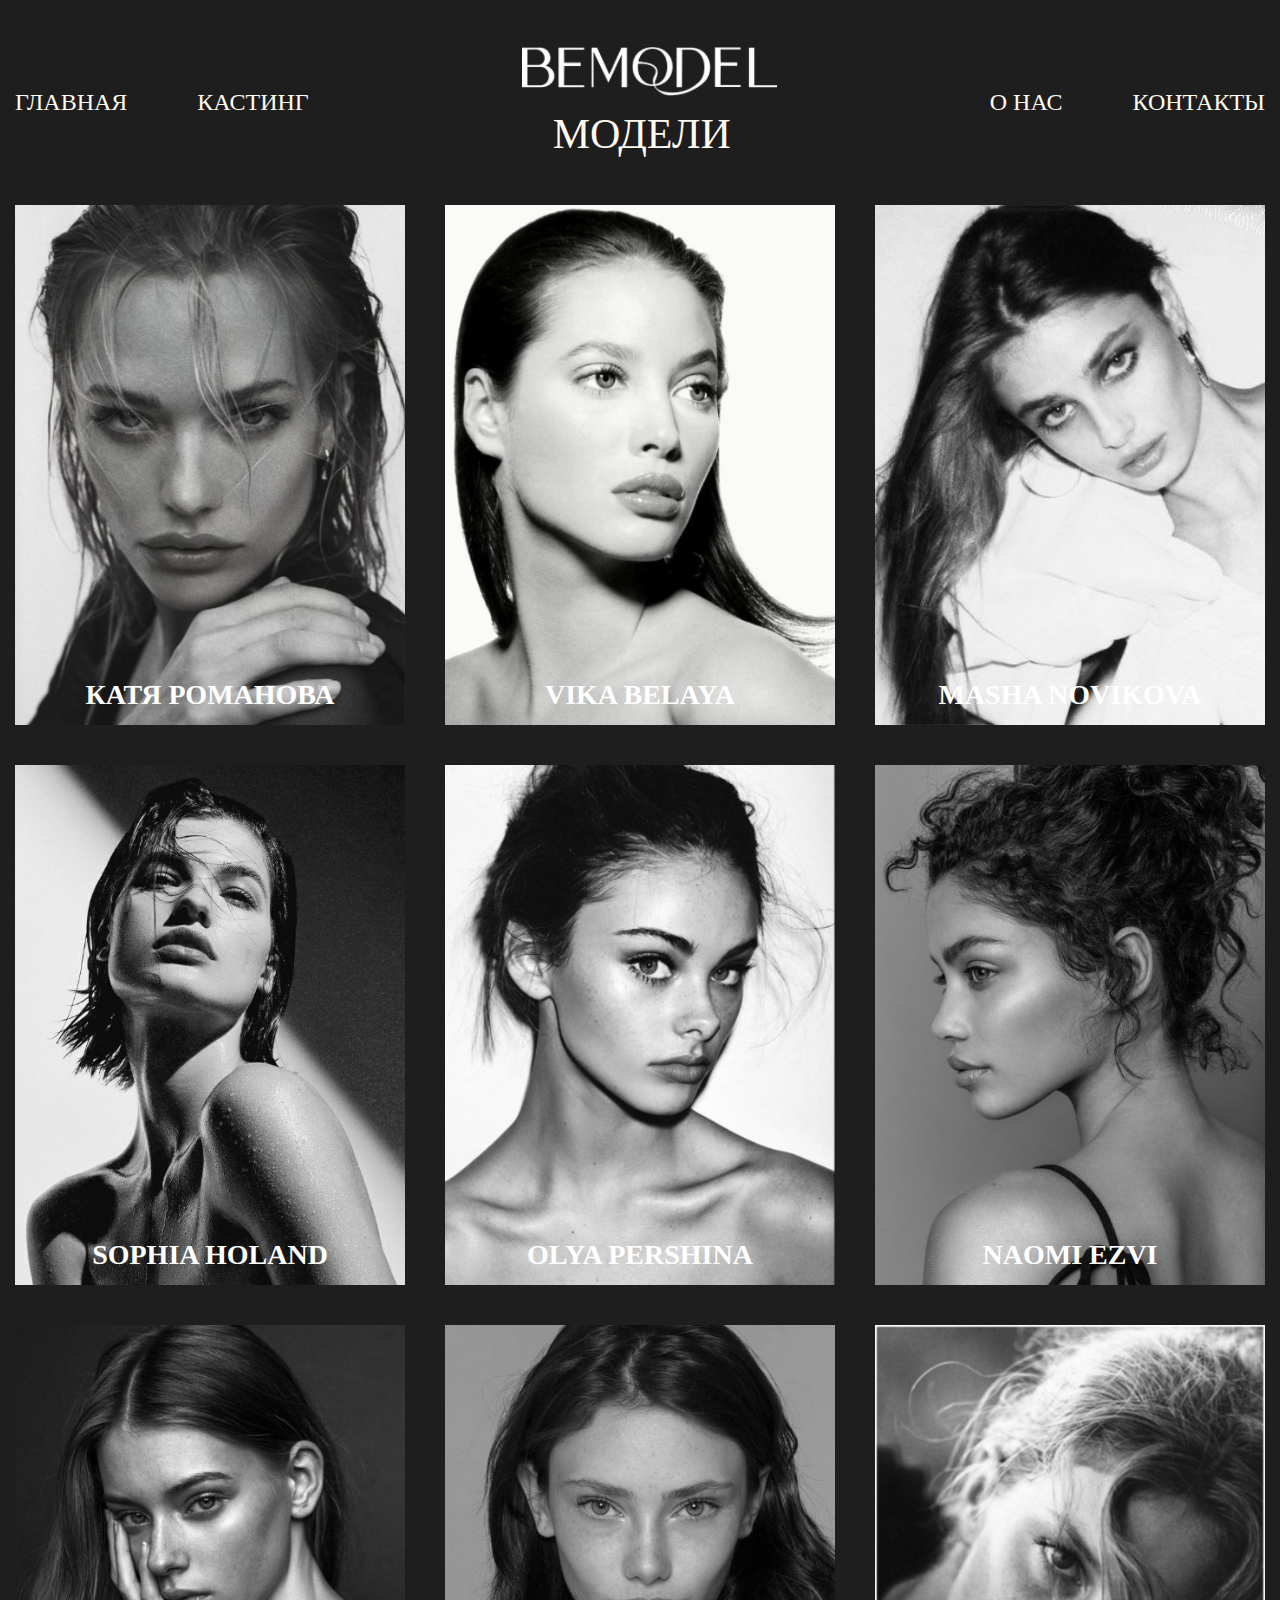
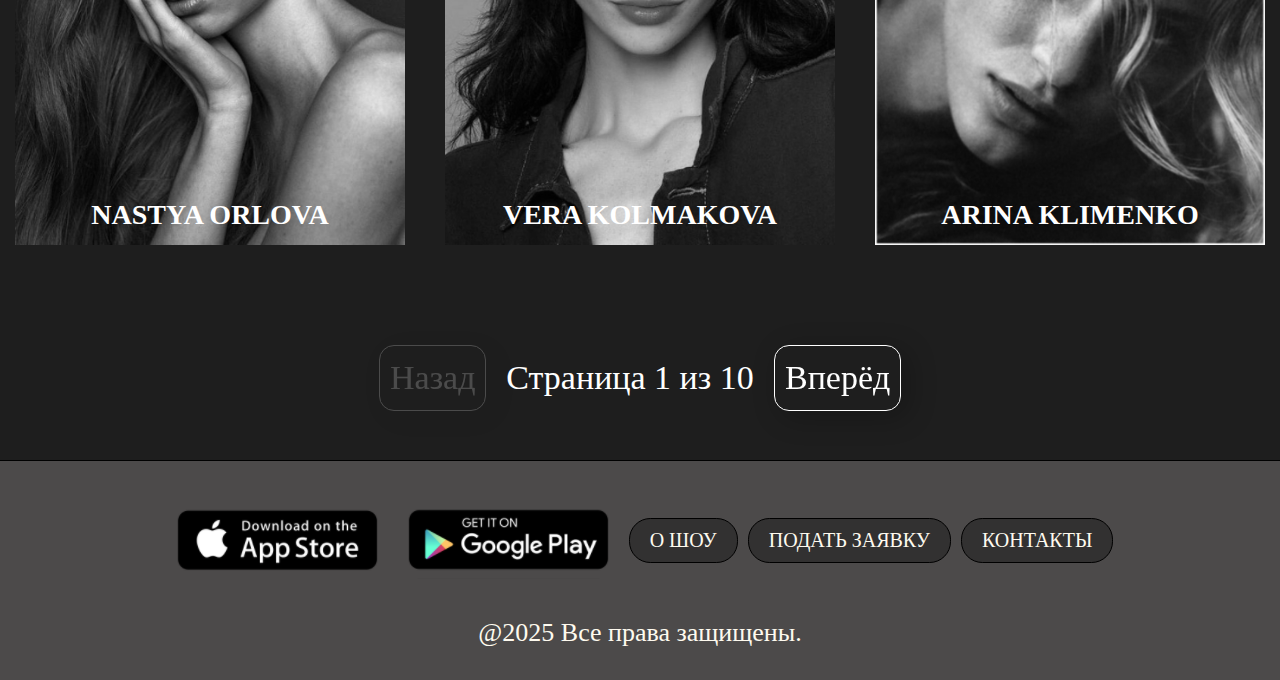
<file: models.html>
<!DOCTYPE html>
<html lang="ru">

<head>
	<meta name="viewport" content="width=device-width, initial-scale=1.0, maximum-scale=1.0, user-scalable=0" />
	<meta http-equiv="Content-type" content="text/html;charset=UTF-8" />
	<meta name="format-detection" content="telephone=no">
	<meta http-equiv="X-UA-Compatible" content="IE=edge">
	<link rel="stylesheet" href="css/style.css" />
	<title>Models BeModel</title>
</head>

<body>
	<div class="wrapper">
		<header class="header">
			<div class="header_container">
				<div class="header__content">
					<!-- Burger Menu -->
					<!-- При добавлении класса "open" ↓ бургер открывается -->
					<div class="burger__list">
						<span></span>
						<span></span>
						<span></span>
					</div>
					<!-- При добавлении класса "open" ↓ меню открывается -->
					<div class="burger__menu">
						<a class="burger__menu--link" href="./index.html">Главная</a>
						<a class="burger__menu--link" href="./casting.html">Кастинг</a>
						<a class="burger__menu--link" href="./aboutAgency.html">О нас</a>
						<a class="burger__menu--link" href="./contacts.html">Контакты</a>
						<div class="burger__menu--bottomBlock">
							<a href="##"><img src="./assets/icon/AppStore.png" alt="AppStoreLink" /></a>
							<a href="##"><img src="./assets/icon/GooglePlay.png" alt="GooglePlayLink" /></a>
						</div>
					</div>
					<!-- Burger Menu -->

					<div class="header__leftside">
						<a class="header__link" href="./index.html">Главная</a>
						<a class="header__link" href="./casting.html">Кастинг</a>
					</div>
					<div class="header__logotype">
						<img src="./assets/icon/Logotype.png" alt="Logotype" />
						<span>МОДЕЛИ</span>
					</div>
					<div class="header__rightside">
						<a class="header__link" href="./aboutAgency.html">О нас</a>
						<a class="header__link" href="./contacts.html">Контакты</a>
					</div>
				</div>
			</div>
		</header>
		<main class="main__models">
			<div class="main__models--gridContent __container">
				<a href="./modelInfo.html" class="main__models--item">
					<img src="./assets/img/modelsPage/1.jpeg" alt="" />
					<figcaption class="main__models--desc">
						<p>Катя Романова</p>
						<p>Рост <strong>180 cm</strong></p>
						<p>Грудь <strong>81 cm</strong></p>
						<p>Талия <strong>62 cm</strong></p>
						<p>Бедра <strong>90 cm</strong></p>
						<p>Обувь <strong>41 eu</strong></p>
						<p>Глаза <strong>Голубые</strong></p>
						<p>Волосы <strong>Брюнетка</strong></p>
					</figcaption>
				</a>
				<a href="./modelInfo.html" class="main__models--item">
					<img src="./assets/img/modelsPage/2.jpeg" alt="" />
					<figcaption class="main__models--desc">
						<p>VIKA BELAYA</p>
						<p>Рост <strong>180 cm</strong></p>
						<p>Грудь <strong>81 cm</strong></p>
						<p>Талия <strong>62 cm</strong></p>
						<p>Бедра <strong>90 cm</strong></p>
						<p>Обувь <strong>41 eu</strong></p>
						<p>Глаза <strong>Голубые</strong></p>
						<p>Волосы <strong>Брюнетка</strong></p>
					</figcaption>
				</a>
				<a href="./modelInfo.html" class="main__models--item">
					<img src="./assets/img/modelsPage/3.jpeg" alt="" />
					<figcaption class="main__models--desc">
						<p>MASHA NOVIKOVA</p>
						<p>Рост <strong>180 cm</strong></p>
						<p>Грудь <strong>81 cm</strong></p>
						<p>Талия <strong>62 cm</strong></p>
						<p>Бедра <strong>90 cm</strong></p>
						<p>Обувь <strong>41 eu</strong></p>
						<p>Глаза <strong>Голубые</strong></p>
						<p>Волосы <strong>Брюнетка</strong></p>
					</figcaption>
				</a>
				<a href="##" class="main__models--item">
					<img src="./assets/img/modelsPage/4.jpeg" alt="" />
					<figcaption class="main__models--desc">
						<p>SOPHIA HOLAND</p>
						<p>Рост <strong>180 cm</strong></p>
						<p>Грудь <strong>81 cm</strong></p>
						<p>Талия <strong>62 cm</strong></p>
						<p>Бедра <strong>90 cm</strong></p>
						<p>Обувь <strong>41 eu</strong></p>
						<p>Глаза <strong>Голубые</strong></p>
						<p>Волосы <strong>Брюнетка</strong></p>
					</figcaption>
				</a>
				<a href="##" class="main__models--item">
					<img src="./assets/img/modelsPage/5.jpeg" alt="" />
					<figcaption class="main__models--desc">
						<p>OLYA PERSHINA</p>
						<p>Рост <strong>180 cm</strong></p>
						<p>Грудь <strong>81 cm</strong></p>
						<p>Талия <strong>62 cm</strong></p>
						<p>Бедра <strong>90 cm</strong></p>
						<p>Обувь <strong>41 eu</strong></p>
						<p>Глаза <strong>Голубые</strong></p>
						<p>Волосы <strong>Брюнетка</strong></p>
					</figcaption>
				</a>
				<a href="##" class="main__models--item">
					<img src="./assets/img/modelsPage/6.jpeg" alt="" />
					<figcaption class="main__models--desc">
						<p>NAOMI EZVI</p>
						<p>Рост <strong>180 cm</strong></p>
						<p>Грудь <strong>81 cm</strong></p>
						<p>Талия <strong>62 cm</strong></p>
						<p>Бедра <strong>90 cm</strong></p>
						<p>Обувь <strong>41 eu</strong></p>
						<p>Глаза <strong>Голубые</strong></p>
						<p>Волосы <strong>Брюнетка</strong></p>
					</figcaption>
				</a>
				<a href="##" class="main__models--item">
					<img src="./assets/img/modelsPage/7.jpeg" alt="" />
					<figcaption class="main__models--desc">
						<p>NASTYA ORLOVA</p>
						<p>Рост <strong>180 cm</strong></p>
						<p>Грудь <strong>81 cm</strong></p>
						<p>Талия <strong>62 cm</strong></p>
						<p>Бедра <strong>90 cm</strong></p>
						<p>Обувь <strong>41 eu</strong></p>
						<p>Глаза <strong>Голубые</strong></p>
						<p>Волосы <strong>Брюнетка</strong></p>
					</figcaption>
				</a>
				<a href="##" class="main__models--item">
					<img src="./assets/img/modelsPage/8.jpeg" alt="" />
					<figcaption class="main__models--desc">
						<p>VERA KOLMAKOVA</p>
						<p>Рост <strong>180 cm</strong></p>
						<p>Грудь <strong>81 cm</strong></p>
						<p>Талия <strong>62 cm</strong></p>
						<p>Бедра <strong>90 cm</strong></p>
						<p>Обувь <strong>41 eu</strong></p>
						<p>Глаза <strong>Голубые</strong></p>
						<p>Волосы <strong>Брюнетка</strong></p>
					</figcaption>
				</a>
				<a href="##" class="main__models--item">
					<img src="./assets/img/modelsPage/9.jpeg" alt="" />
					<figcaption class="main__models--desc">
						<p>ARINA KLIMENKO</p>
						<p>Рост <strong>180 cm</strong></p>
						<p>Грудь <strong>81 cm</strong></p>
						<p>Талия <strong>62 cm</strong></p>
						<p>Бедра <strong>90 cm</strong></p>
						<p>Обувь <strong>41 eu</strong></p>
						<p>Глаза <strong>Голубые</strong></p>
						<p>Волосы <strong>Брюнетка</strong></p>
					</figcaption>
				</a>
			</div>

			<!-- Пагинация -->
			<div class="pagination">
				<button disabled>Назад</button>
				<span>Страница 1 из 10</span>
				<button>Вперёд</button>
			</div>

		</main>
		<footer class="footer">
			<div class="footer__content">
				<p class="footer__content--politic">
					@2025 Все права защищены.
				</p>
				<div class="footer__content--links">

					<!-- Новые кнопки -->
					<a href="##">
						<img src="./assets/icon/AppStore.png" alt="AppStoreLink" />
					</a>
					<a href="##">
						<img src="./assets/icon/GooglePlay.png" alt="GooglePlayLink" />
					</a>
					<!-- Новые кнопки -->

					<a class="footer__content--link" href="./aboutAgency.html">О шоу</a>
					<a class="footer__content--link" href="./casting.html">Подать заявку</a>
					<a class="footer__content--link" href="./contacts.html">Контакты</a>
				</div>
			</div>
		</footer>
	</div>
</body>

</html>
</file>
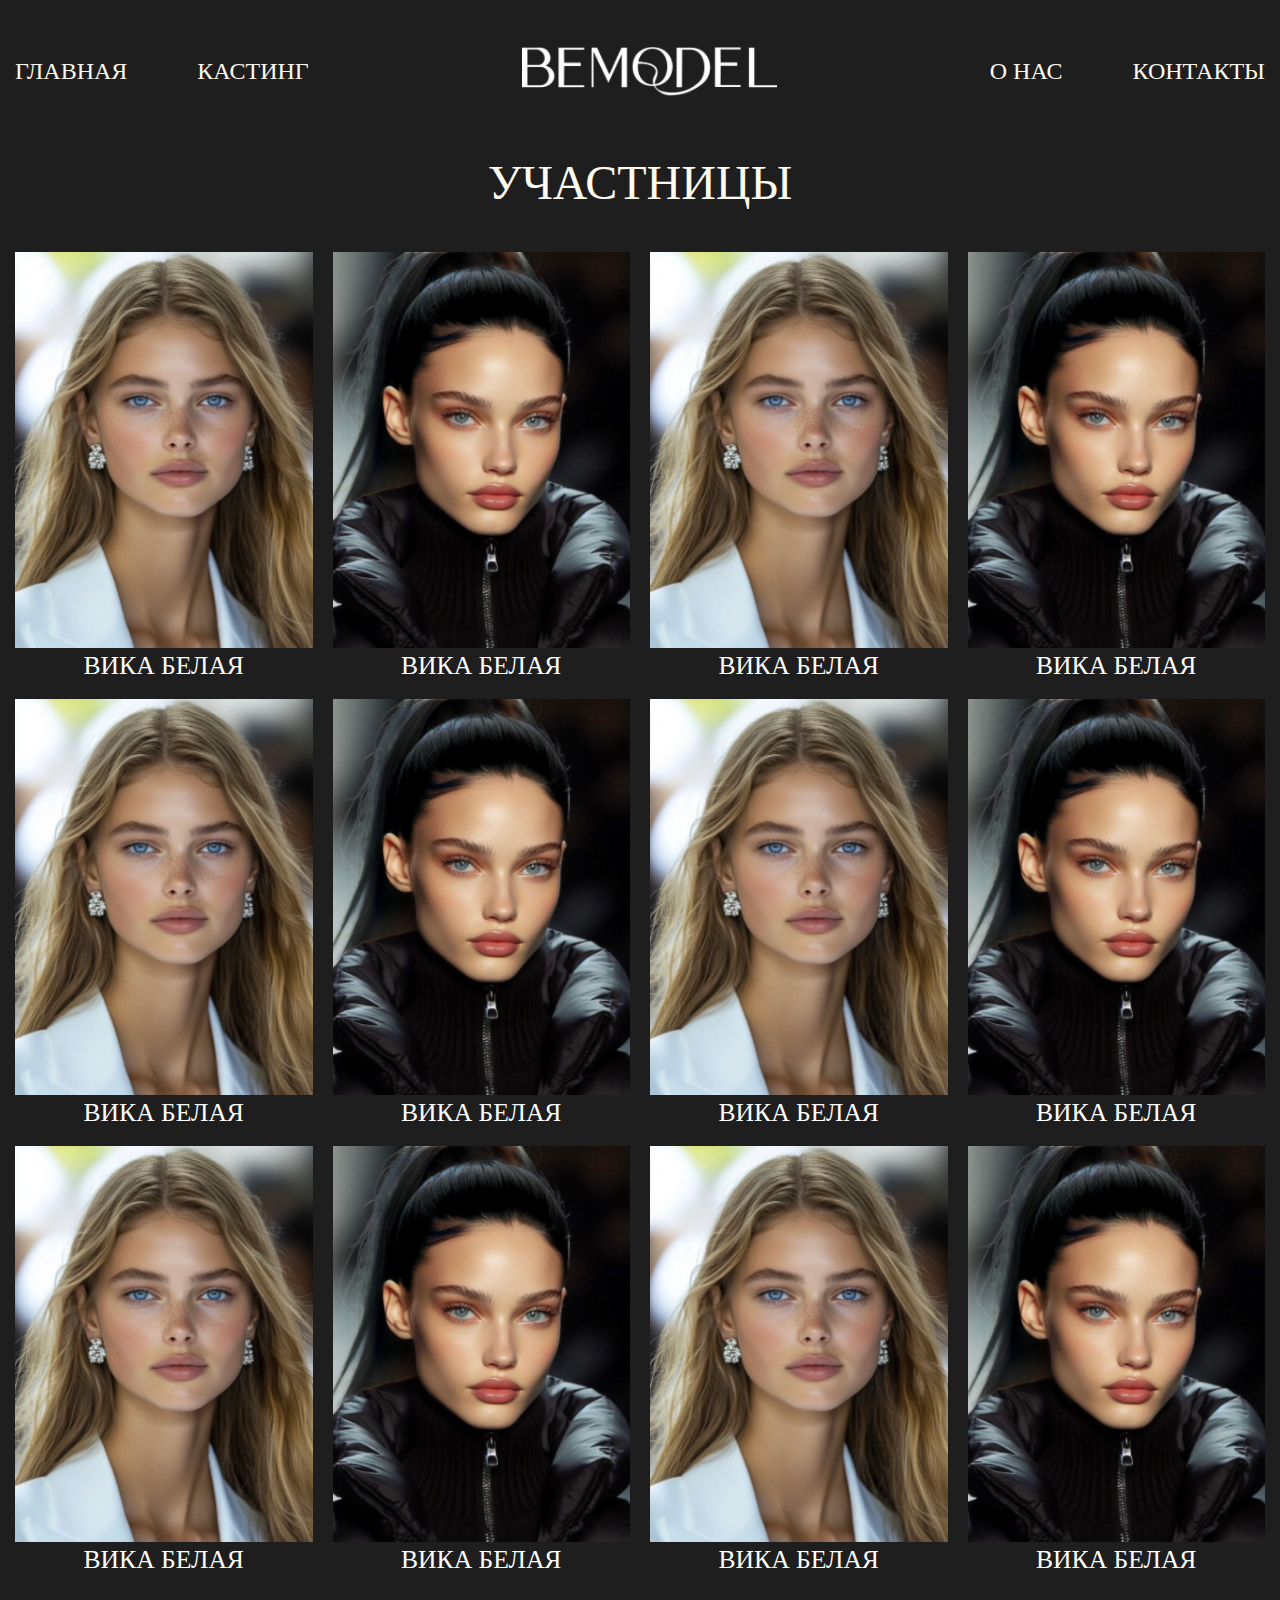
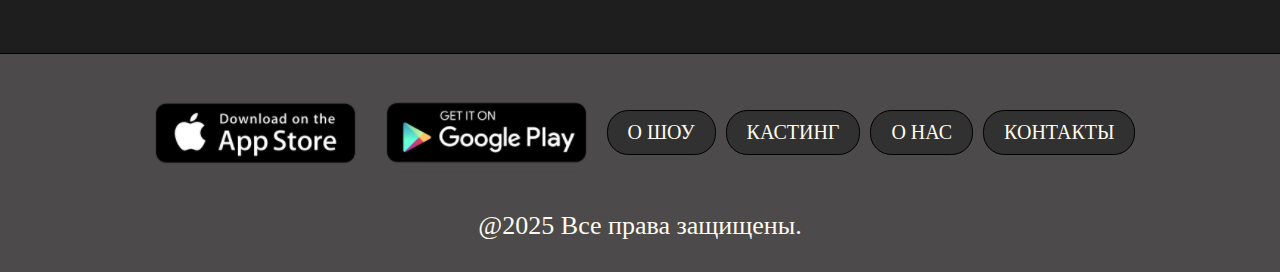
<file: participant.html>
<!DOCTYPE html>
<html lang="ru">

<head>
	<meta name="viewport" content="width=device-width, initial-scale=1.0, maximum-scale=1.0, user-scalable=0" />
	<meta http-equiv="Content-type" content="text/html;charset=UTF-8" />
	<meta name="format-detection" content="telephone=no">
	<meta http-equiv="X-UA-Compatible" content="IE=edge">
	<link rel="stylesheet" href="css/style.css" />
	<title>Participant BeModel</title>
</head>

<body>
	<div class="wrapper">
		<header class="header">
			<div class="header_container">
				<div class="header__content">
					<!-- Burger Menu -->
					<!-- При добавлении класса "open" ↓ бургер открывается -->
					<div class="burger__list">
						<span></span>
						<span></span>
						<span></span>
					</div>
					<!-- При добавлении класса "open" ↓ меню открывается -->
					<div class="burger__menu">
						<a class="burger__menu--link" href="./index.html">Главная</a>
						<a class="burger__menu--link" href="./casting.html">Кастинг</a>
						<a class="burger__menu--link" href="./aboutAgency.html">О нас</a>
						<a class="burger__menu--link" href="./contacts.html">Контакты</a>
						<div class="burger__menu--bottomBlock">
							<a href="##"><img src="./assets/icon/AppStore.png" alt="AppStoreLink" /></a>
							<a href="##"><img src="./assets/icon/GooglePlay.png" alt="GooglePlayLink" /></a>
						</div>
					</div>
					<!-- Burger Menu -->

					<div class="header__leftside">
						<a class="header__link" href="./index.html">Главная</a>
						<a class="header__link" href="./casting.html">Кастинг</a>
					</div>
					<div class="header__logotype">
						<img src="./assets/icon/Logotype.png" alt="Logotype" />
					</div>
					<div class="header__rightside">
						<a class="header__link" href="./aboutAgency.html">О нас</a>
						<a class="header__link" href="./contacts.html">Контакты</a>
					</div>
				</div>
			</div>
		</header>
		<main class="participant__main">
			<div class="participant__content __container">
				<h2 class="casting__title">Участницы</h2>
				<ul class="participant__grid">
					<li class="participant__grid--item">
						<img src="./assets/img/modelsPage/01.png" alt="" />
						<span>Вика Белая</span>
					</li>
					<li class="participant__grid--item">
						<img src="./assets/img/modelsPage/02.png" alt="" />
						<span>Вика Белая</span>
					</li>
					<li class="participant__grid--item">
						<img src="./assets/img/modelsPage/01.png" alt="" />
						<span>Вика Белая</span>
					</li>
					<li class="participant__grid--item">
						<img src="./assets/img/modelsPage/02.png" alt="" />
						<span>Вика Белая</span>
					</li>
					<li class="participant__grid--item">
						<img src="./assets/img/modelsPage/01.png" alt="" />
						<span>Вика Белая</span>
					</li>
					<li class="participant__grid--item">
						<img src="./assets/img/modelsPage/02.png" alt="" />
						<span>Вика Белая</span>
					</li>
					<li class="participant__grid--item">
						<img src="./assets/img/modelsPage/01.png" alt="" />
						<span>Вика Белая</span>
					</li>
					<li class="participant__grid--item">
						<img src="./assets/img/modelsPage/02.png" alt="" />
						<span>Вика Белая</span>
					</li>
					<li class="participant__grid--item">
						<img src="./assets/img/modelsPage/01.png" alt="" />
						<span>Вика Белая</span>
					</li>
					<li class="participant__grid--item">
						<img src="./assets/img/modelsPage/02.png" alt="" />
						<span>Вика Белая</span>
					</li>
					<li class="participant__grid--item">
						<img src="./assets/img/modelsPage/01.png" alt="" />
						<span>Вика Белая</span>
					</li>
					<li class="participant__grid--item">
						<img src="./assets/img/modelsPage/02.png" alt="" />
						<span>Вика Белая</span>
					</li>
				</ul>
			</div>
		</main>
		<footer class="footer">
			<div class="footer__content">
				<p class="footer__content--politic">
					@2025 Все права защищены.
				</p>
				<div class="footer__content--links">

					<!-- Новые кнопки -->
					<a href="##">
						<img src="./assets/icon/AppStore.png" alt="AppStoreLink" />
					</a>
					<a href="##">
						<img src="./assets/icon/GooglePlay.png" alt="GooglePlayLink" />
					</a>
					<!-- Новые кнопки -->

					<a class="footer__content--link" href="./aboutAgency.html">О шоу</a>
					<a class="footer__content--link" href="./casting.html">Кастинг</a>
					<a class="footer__content--link" href="./aboutAgency.html">О нас</a>
					<a class="footer__content--link" href="./contacts.html">Контакты</a>
				</div>
			</div>
		</footer>
	</div>
</body>

</html>
</file>
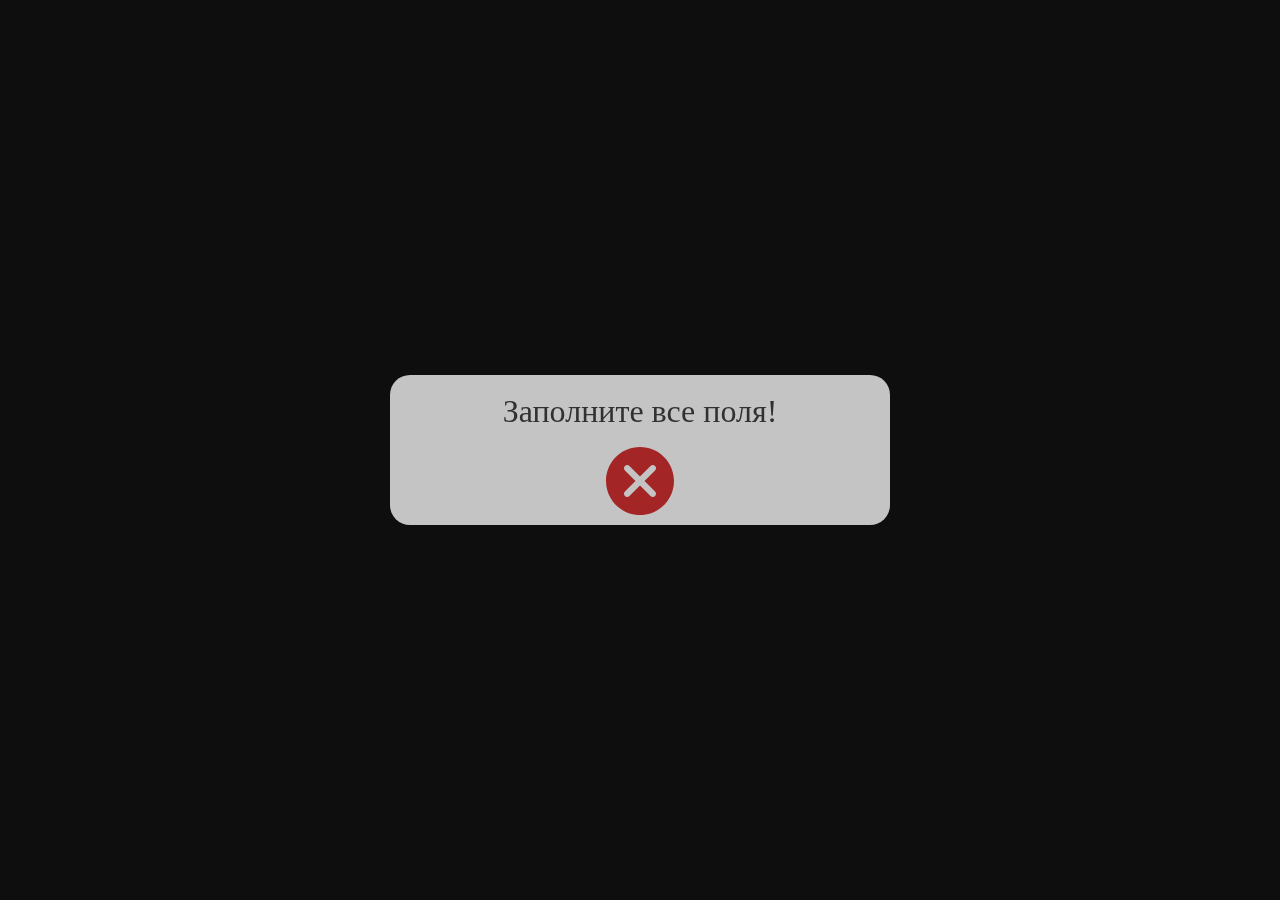
<file: popup.html>
<!DOCTYPE html>
<html lang="ru">

<head>
	<meta name="viewport" content="width=device-width, initial-scale=1.0, maximum-scale=1.0, user-scalable=0" />
	<meta http-equiv="Content-type" content="text/html;charset=UTF-8" />
	<meta name="format-detection" content="telephone=no">
	<meta http-equiv="X-UA-Compatible" content="IE=edge">
	<link rel="stylesheet" href="css/style.css" />
	<title>Popup</title>
</head>

<body>
	<div class="wrapper">
		<!-- При добавлении класса success, будет открываться этот попап  -->
		<div id="popupSuccess" class="popup">
			<div class="popup__body">
				<div class="popup__content">
					<p>Ваша заявка принята!</p>
					<svg width="60" height="60" viewBox="0 0 60 60" fill="none" xmlns="http://www.w3.org/2000/svg">
						<path
							d="M19.8751 31.099L27.4145 39.8289C27.5946 40.0374 27.9213 40.0206 28.0733 39.7908C29.3255 37.8973 34.2353 30.4812 37.7502 25.2792M58.5352 30.2676C58.5352 45.8793 45.8793 58.5352 30.2676 58.5352C14.6558 58.5352 2 45.8793 2 30.2676C2 14.6558 14.6558 2 30.2676 2C45.8793 2 58.5352 14.6558 58.5352 30.2676Z"
							stroke="#3FA82D" stroke-width="2.4942" stroke-linecap="round" />
					</svg>
				</div>
			</div>
		</div>
		<!-- При добавлении класса error, будет открываться этот попап  -->
		<div id="popupError" class="popup error">
			<div class="popup__body">
				<div class="popup__content">
					<p>Заполните все поля!</p>
					<svg width="68" height="68" viewBox="0 0 68 68" fill="none" xmlns="http://www.w3.org/2000/svg">
						<path fill-rule="evenodd" clip-rule="evenodd"
							d="M34 68C52.7777 68 68 52.7773 68 34C68 15.2227 52.7777 0 34 0C15.2223 0 0 15.2227 0 34C0 52.7773 15.2223 68 34 68ZM49.0627 18.9375C50.3125 20.1865 50.3125 22.2129 49.0627 23.4629L38.5255 34L49.0627 44.5371C50.3124 45.7871 50.3124 47.8135 49.0627 49.0625C47.8131 50.3125 45.787 50.3125 44.5372 49.0625L34 38.5254L23.4628 49.0625C22.2131 50.3125 20.187 50.3125 18.9373 49.0625C17.6876 47.8135 17.6876 45.7871 18.9373 44.5371L29.4745 34L18.9373 23.4629C17.6876 22.2129 17.6876 20.1865 18.9373 18.9375C20.1869 17.6875 22.213 17.6875 23.4628 18.9375L34 29.4746L44.5372 18.9375C45.787 17.6875 47.8131 17.6875 49.0627 18.9375Z"
							fill="#A32525" />
					</svg>
				</div>
			</div>
		</div>
	</div>
	<script>
		// Popup

		const popupLinks = document.querySelectorAll('.popup-link')
		const body = document.querySelector('body')
		const lockPadding = document.querySelectorAll('.lock-padding')

		let unlock = true

		const timeout = 800

		if (popupLinks.length > 0) {
			for (let index = 0; index < popupLinks.length; index++) {
				const popupLink = popupLinks[index]
				popupLink.addEventListener('click', function (e) {
					const popupName = popupLink.getAttribute('href').replace('#', '')
					const curentPopup = document.getElementById(popupName)
					popupOpen(curentPopup)
					e.preventDefault()
				})
			}
		}

		const popupCloseIcon = document.querySelectorAll('.close-popup')
		if (popupCloseIcon.length > 0) {
			for (let index = 0; index < popupCloseIcon.length; index++) {
				const el = popupCloseIcon[index]
				el.addEventListener('click', function (e) {
					popupCLose(el.closest('.popup'))
					e.preventDefault()
				})
			}
		}

		function popupOpen(curentPopup) {
			if (curentPopup && unlock) {
				const popupActive = document.querySelector('.popup.open')
				if (popupActive) {
					popupCLose(popupActive, open)
				}
				curentPopup.classList.add('open')
				curentPopup.addEventListener('click', function (e) {
					if (!e.target.closest('.popup__content')) {
						popupCLose(e.target.closest('.popup'))
					}
				})
			}
		}
		function popupCLose(popupActive, doUnlock = true) {
			if (unlock) {
				popupActive.classList.remove('open')
			}
		}

		document.addEventListener('keydown', function (e) {
			if (e.which === 27) {
				const popupActive = document.querySelector('.popup.open')
				popupCLose(popupActive)
			}
		})
	</script>
</body>

</html>
</file>
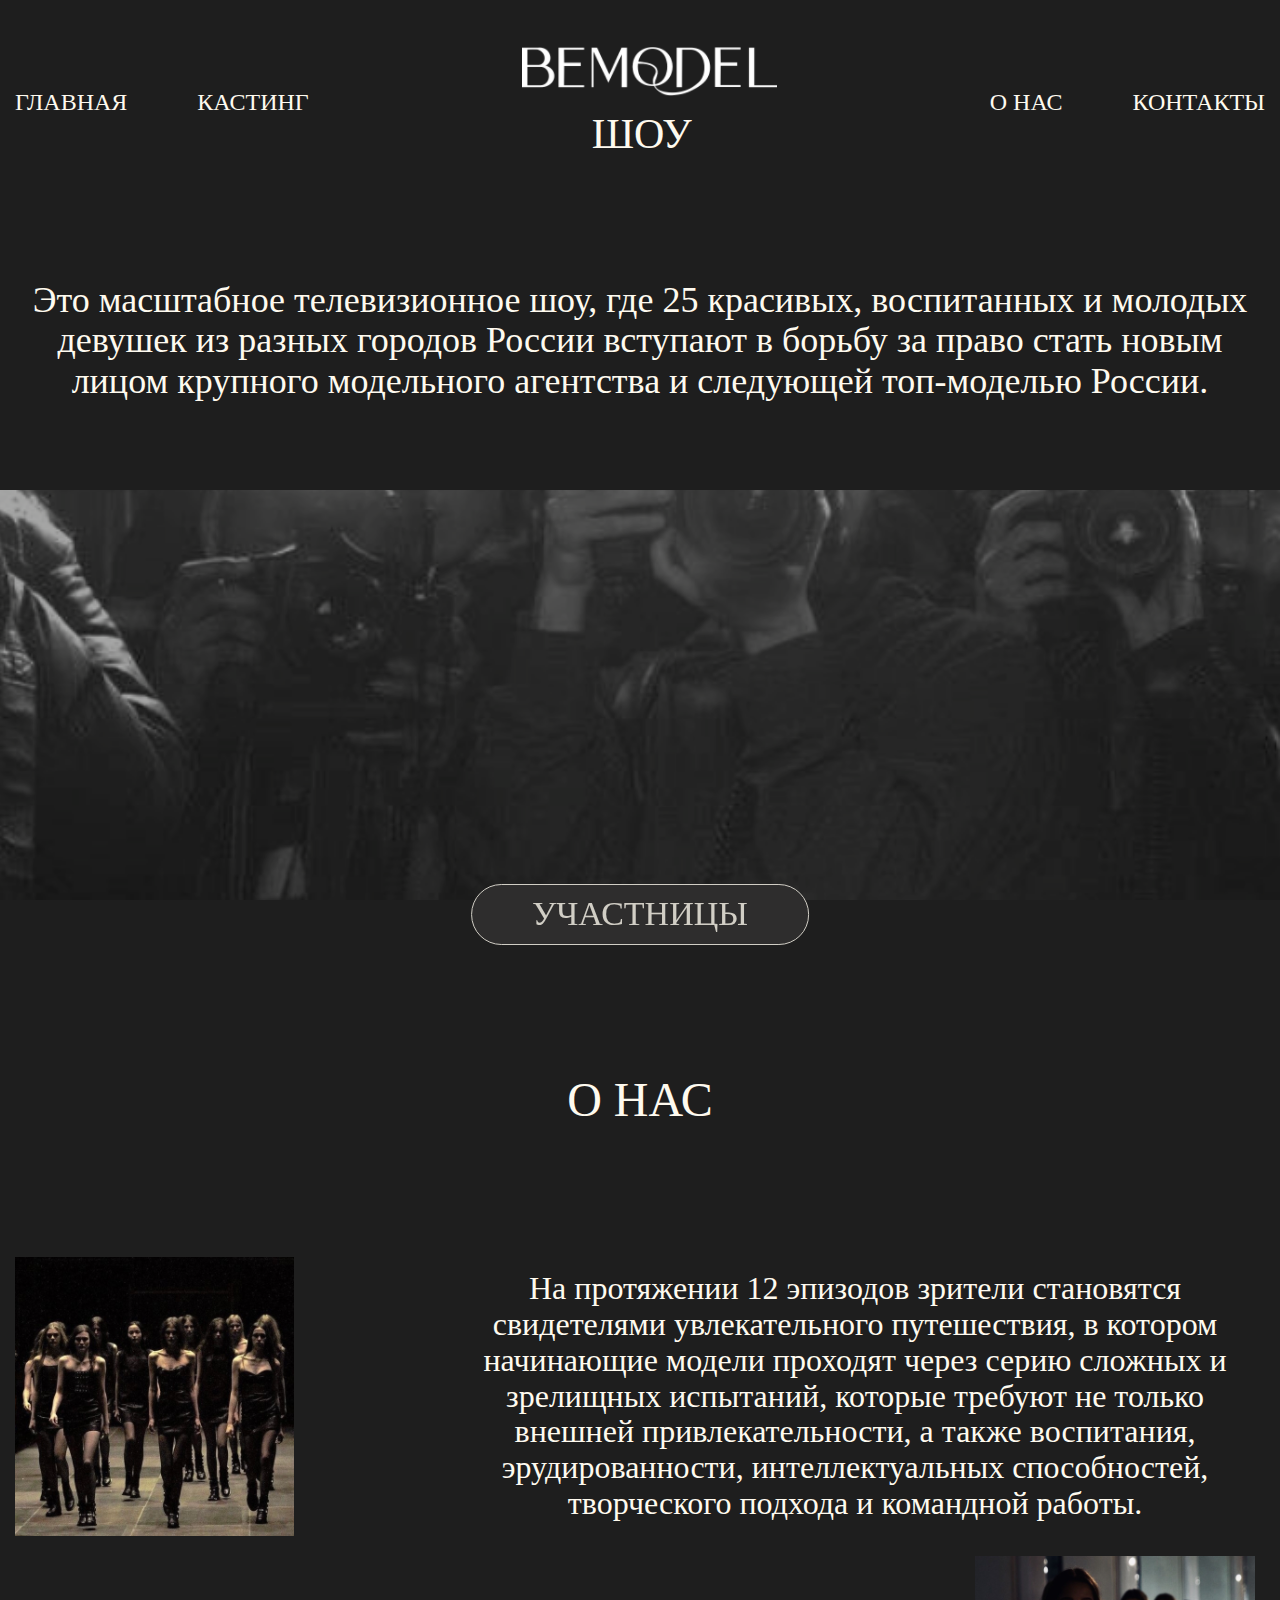
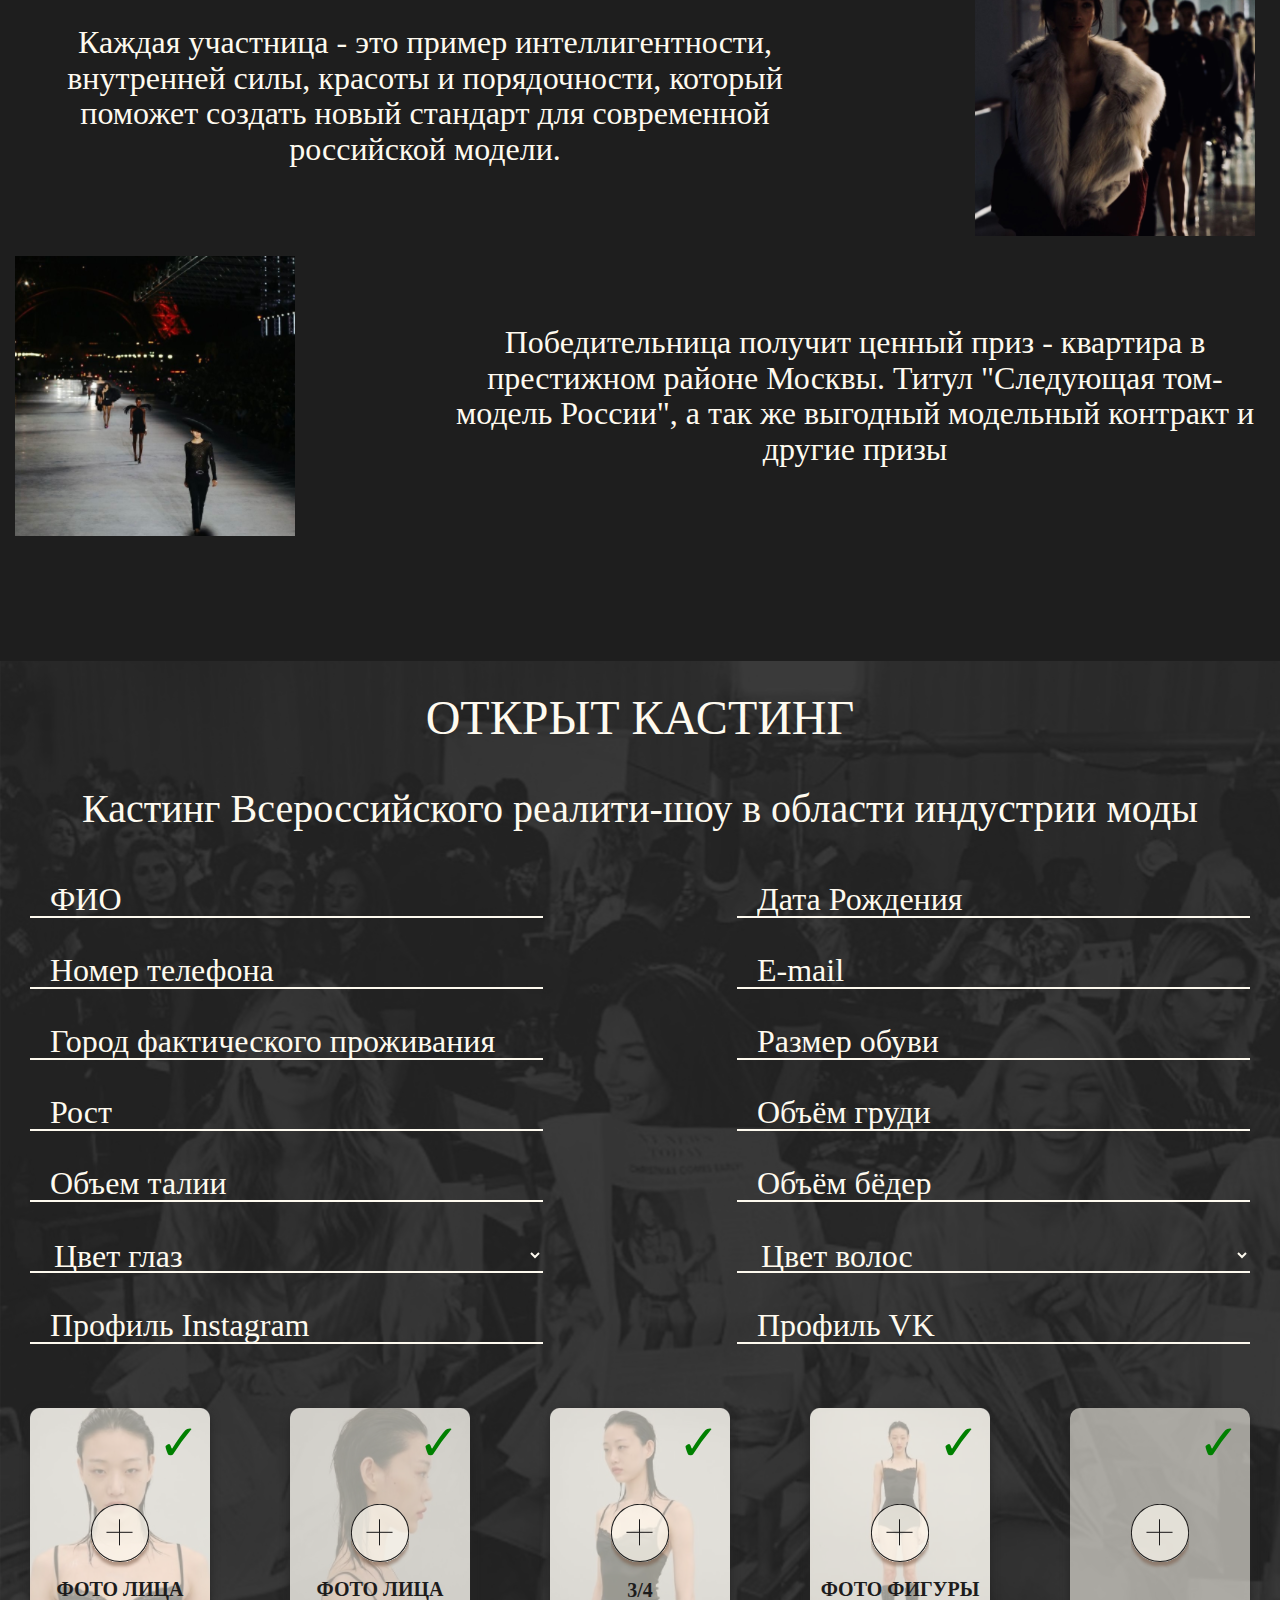
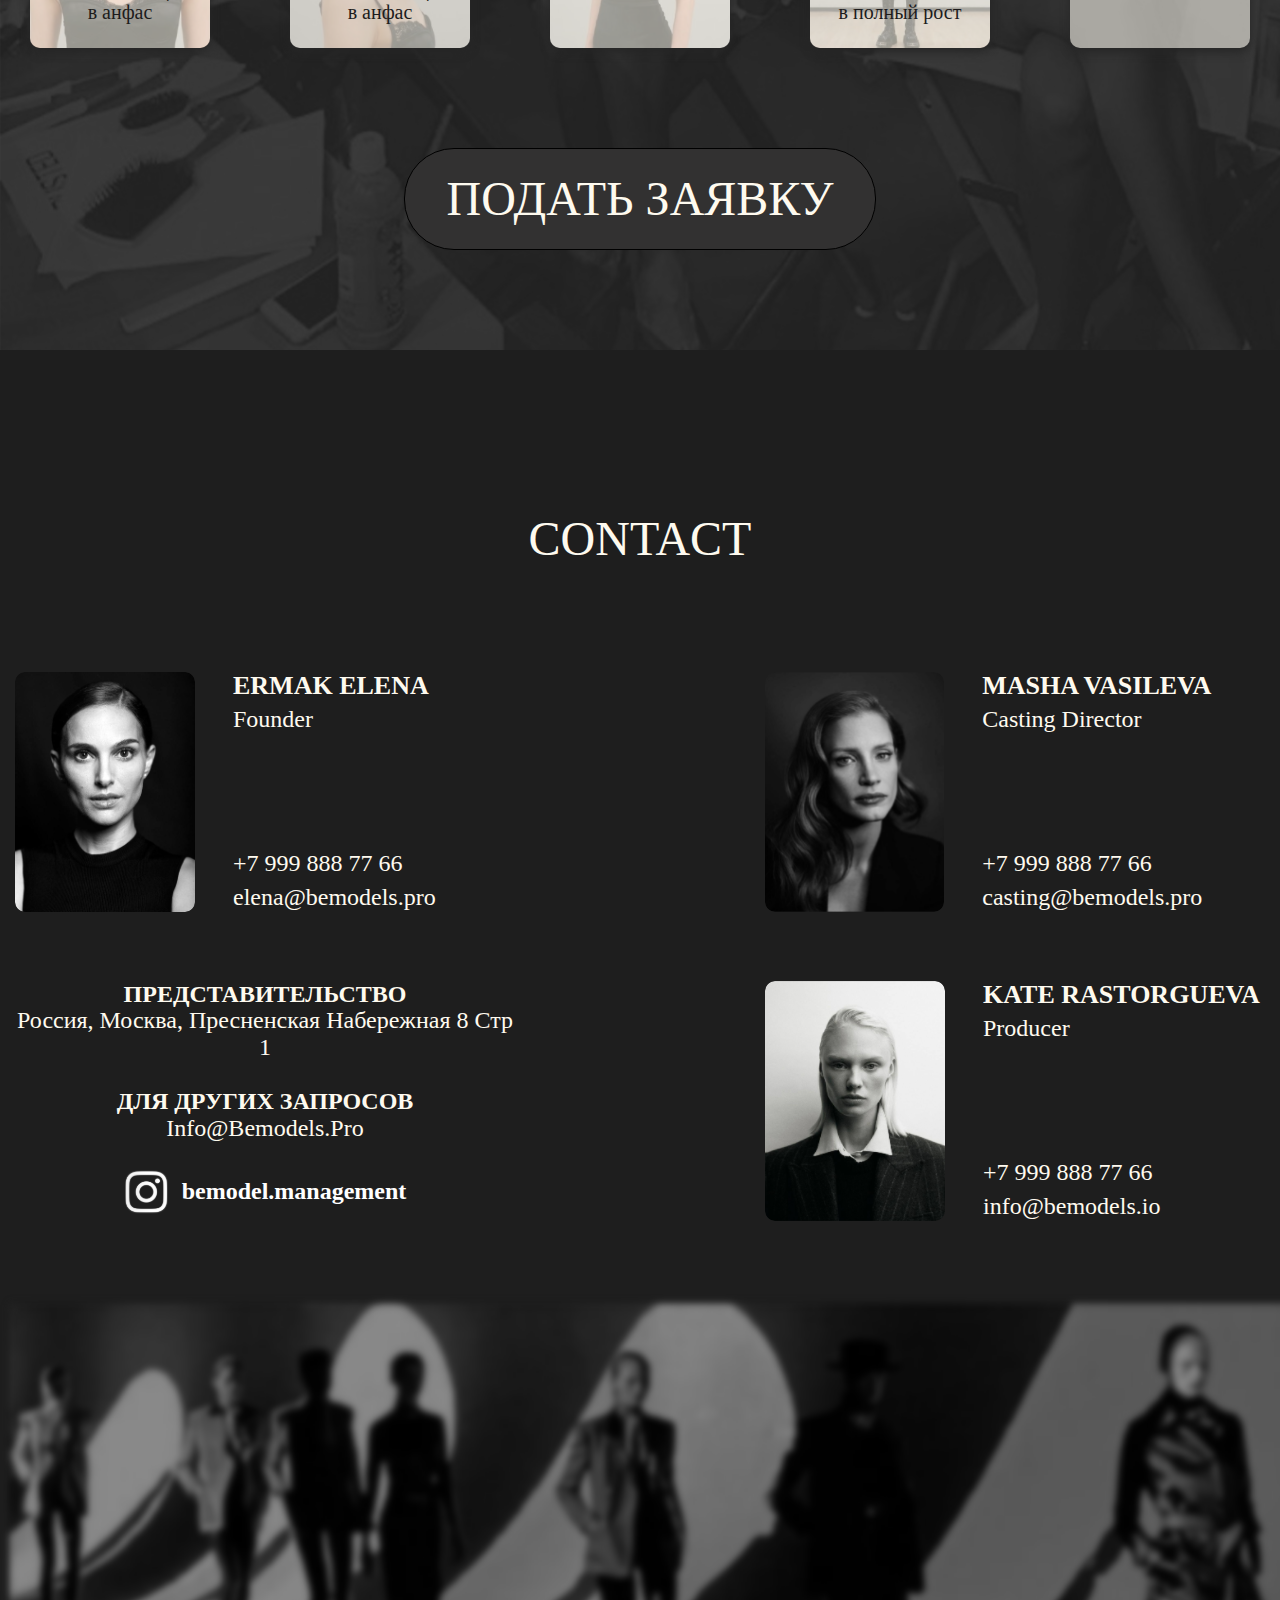
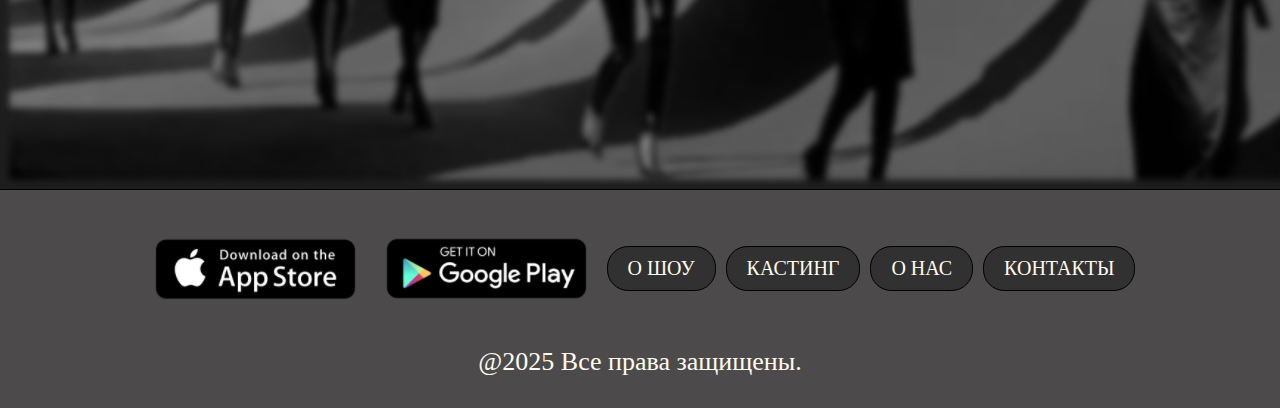
<file: show.html>
<!DOCTYPE html>
<html lang="ru">

<head>
	<meta name="viewport" content="width=device-width, initial-scale=1.0, maximum-scale=1.0, user-scalable=0" />
	<meta http-equiv="Content-type" content="text/html;charset=UTF-8" />
	<meta name="format-detection" content="telephone=no">
	<meta http-equiv="X-UA-Compatible" content="IE=edge">
	<link rel="stylesheet" href="css/style.css" />
	<title>Show BeModel</title>
</head>

<body>
	<div class="wrapper">
		<header class="header">
			<div class="header_container">
				<div class="header__content">

					<!-- Burger Menu -->
					<!-- При добавлении класса "open" ↓ бургер открывается -->
					<div class="burger__list">
						<span></span>
						<span></span>
						<span></span>
					</div>
					<!-- При добавлении класса "open" ↓ меню открывается -->
					<div class="burger__menu">
						<a class="burger__menu--link" href="./index.html">Главная</a>
						<a class="burger__menu--link" href="./casting.html">Кастинг</a>
						<a class="burger__menu--link" href="#about">О нас</a>
						<a class="burger__menu--link" href="./contacts.html">Контакты</a>
						<div class="burger__menu--bottomBlock">
							<a href="##"><img src="./assets/icon/AppStore.png" alt="AppStoreLink"></a>
							<a href="##"><img src="./assets/icon/GooglePlay.png" alt="GooglePlayLink"></a>
						</div>
					</div>
					<!-- Burger Menu -->

					<div class="header__leftside">
						<a class="header__link" href="./index.html">Главная</a>
						<a class="header__link" href="./casting.html">Кастинг</a>
					</div>
					<div class="header__logotype">
						<img src="./assets/icon/Logotype.png" alt="Logotype">
						<span>ШОУ</span>
					</div>
					<div class="header__rightside">
						<a class="header__link" href="#about">О нас</a>
						<a class="header__link" href="./contacts.html">Контакты</a>
					</div>
				</div>
			</div>
		</header>
		<main class="show__main">
			<section class="show__main--about">
				<p class="show__main--subtitle __container">
					Это масштабное телевизионное шоу, где 25 красивых, воспитанных
					и молодых девушек из разных городов России вступают в борьбу за право
					стать новым лицом крупного модельного агентства и следующей топ-моделью России.
				</p>

				<!-- Параллакс контейнер -->
				<div class="parallax-container">
					<div class="parallax-image">
						<a href="./participant.html" class="parallax-btn">Участницы</a>
					</div>
				</div>
				<!-- Параллакс контейнер -->

				<!-- Пришлось переписать на Grid с новыми тегами -->
				<h3 id="about" class="casting__title">
					О нас
				</h3>
				<div class="show__main--taskContent __container">
					<div class="show__main--item item-1">
						<img src="./assets/img/showPage/main/taskImage1.png" alt="taskImage" />
					</div>
					<div class="show__main--item item-2">
						На протяжении 12 эпизодов зрители становятся свидетелями
						увлекательного путешествия, в котором начинающие модели проходят
						через серию сложных и зрелищных испытаний, которые требуют не
						только внешней привлекательности, а также воспитания,
						эрудированности, интеллектуальных способностей, творческого подхода
						и командной работы.
					</div>
					<div class="show__main--item item-3">
						<img src="./assets/img/showPage/main/taskImage2.png" alt="taskImage" />
					</div>
					<div class="show__main--item item-4">
						Каждая участница - это пример интеллигентности, внутренней силы,
						красоты и порядочности, который поможет создать новый стандарт
						для современной российской модели.
					</div>
					<div class="show__main--item item-5">
						<img src="./assets/img/showPage/main/taskImage3.png" alt="taskImage" />
					</div>
					<div class="show__main--item item-6">
						Победительница получит ценный приз - квартира в престижном
						районе Москвы. Титул "Следующая том-модель России",
						а так же выгодный модельный контракт и другие призы
					</div>
				</div>
				<!-- Пришлось переписать на Grid с новыми тегами -->

			</section>
			<section class="show__main--casting __container">
				<h1 class="casting__title">
					Открыт кастинг
				</h1>
				<p class="casting__subtitle">
					Кастинг Всероссийского реалити-шоу в области индустрии моды
				</p>
				<form method="post" class="casting__form">
					<div class="casting__form--top">
						<div class="casting__form--column">
							<label for="fio"></label>
							<input placeholder="ФИО" id="fio" name="fio" type="text" required />
							<label for="telephone"></label>
							<input placeholder="Номер телефона" id="telephone" name="telephone" type="number" required />
							<label for="city"></label>
							<input placeholder="Город фактического проживания" id="city" name="city" type="text" required />
							<label for="height"></label>
							<input placeholder="Рост" id="height" name="height" type="number" required />
							<label for="waist"></label>
							<input placeholder="Объем талии" id="waist" name="waist" type="number" required />
							<label for="eyes"></label>
							<select id="eyes" name="eyes">
								<option value="" disabled selected hidden>Цвет глаз</option>
								<option value="">Карие</option>
								<option value="">Голубые</option>
								<option value="">Зелёные</option>
								<option value="">Чёрные</option>
								<option value="">Серые</option>
							</select>
							<label for="instagram"></label>
							<input placeholder="Профиль Instagram" id="instagram" name="instagram" type="url" required />
						</div>
						<div class="casting__form--column">
							<label for="Birthday"></label>
							<input placeholder="Дата Рождения" id="Birthday" name="Birthday" type="text" required />
							<label for="email"></label>
							<input placeholder="E-mail" id="email" name="email" type="email" required />
							<label for="shoeSize"></label>
							<input placeholder="Размер обуви" id="shoeSize" name="shoeSize" type="number" required />
							<label for="breastVolume"></label>
							<input placeholder="Объём груди" id="breastVolume" name="breastVolume" type="number" required />
							<label for="HipVolume"></label>
							<input placeholder="Объём бёдер" id="HipVolume" name="HipVolume" type="number" required />
							<label for="hairColor"></label>
							<select id="eyes" name="eyes">
								<option value="" disabled selected hidden>Цвет волос</option>
								<option value="">Блондинка</option>
								<option value="">Шатенка</option>
								<option value="">Русая</option>
								<option value="">Брюнетка</option>
								<option value="">Рыжая</option>
							</select>
							<label for="vk"></label>
							<input placeholder="Профиль VK" id="vk" name="vk" type="url" required />
						</div>
					</div>
					<div class="casting__form--imageForm">
						<div class="imageForm__item">
							<label for=""></label>
							<input name="anfas" type="file" required />
							<div class="checkmark" id="checkmark">&#10003;</div>
							<span>
								<strong>ФОТО ЛИЦА</strong>
								в анфас
							</span>
						</div>
						<div class=" imageForm__item">
							<label for=""></label>
							<input name="profil" type="file" required />
							<div class="checkmark" id="checkmark">&#10003;</div>
							<span>
								<strong>ФОТО ЛИЦА</strong>
								в анфас
							</span>
						</div>
						<div class="imageForm__item">
							<label for=""></label>
							<input name="quatro" type="file" required />
							<div class="checkmark" id="checkmark">&#10003;</div>
							<span style="bottom: 46px">
								<strong>3/4</strong>
							</span>
						</div>
						<div class="imageForm__item">
							<label for=""></label>
							<input name="fullHeight" type="file" required />
							<div class="checkmark" id="checkmark">&#10003;</div>
							<span>
								<strong>ФОТО ФИГУРЫ</strong>
								в полный рост
							</span>
						</div>
						<div class="imageForm__item">
							<label for=""></label>
							<input type="file" required />
							<div class="checkmark" id="checkmark">&#10003;</div>
						</div>
					</div>
					<button class="form__btn" type="submit">Подать заявку</button>
				</form>
			</section>
			<section id="contacts" class="show__main--contacts __container">
				<h2 class="title">
					Contact
				</h2>
				<div class="contacts__grid">
					<div class="contacts__grid--item">
						<img src="./assets/img/showPage/contacts/1.png" alt="" />
						<div class="grid__block">
							<div>
								<p>Ermak Elena</p>
								<span>Founder</span>
							</div>
							<div>
								<a href="tel:89998887766">+7 999 888 77 66</a>
								<a href="mailto:elena@bemodels.pro">elena@bemodels.pro</a>
							</div>
						</div>
					</div>
					<div class="contacts__grid--item">
						<img src="./assets/img/showPage/contacts/2.png" alt="" />
						<div class="grid__block">
							<div>
								<p>Masha Vasileva</p>
								<span>Casting Director</span>
							</div>
							<div>
								<a href="tel:89998887766">+7 999 888 77 66</a>
								<a href="mailto:casting@bemodels.pro">casting@bemodels.pro</a>
							</div>
						</div>
					</div>
					<div class="contacts__grid--item grid__blocktext">
						<p class="grid__text">
							Представительство
							<br>
							<span>Россия, Москва, Пресненская набережная 8 стр 1</span>
						</p>
						<p class="grid__text">
							Для других запросов
							<br>
							<span>info@bemodels.pro</span>
						</p>
						<div class="instaLink">
							<img src="./assets/icon/Instagram.svg" alt="Instagram" />
							<span>bemodel.management</span>
						</div>
					</div>
					<div class="contacts__grid--item">
						<img src="./assets/img/showPage/contacts/3.png" alt="" />
						<div class="grid__block">
							<div>
								<p>Kate Rastorgueva</p>
								<span>Producer</span>
							</div>
							<div>
								<a href="tel:89998887766">+7 999 888 77 66</a>
								<a href="mailto:info@bemodels.io">info@bemodels.io</a>
							</div>
						</div>
					</div>
				</div>
			</section>
			<div class="about__image">
				<img src="./assets/img/showPage/main/01.png" alt="Image" />
			</div>
		</main>
		<footer class="footer">
			<div class="footer__content">
				<p class="footer__content--politic">
					@2025 Все права защищены.
				</p>
				<div class="footer__content--links">
					<a href="##">
						<img src="./assets/icon/AppStore.png" alt="AppStoreLink" />
					</a>
					<a href="##">
						<img src="./assets/icon/GooglePlay.png" alt="GooglePlayLink" />
					</a>
					<a class="footer__content--link" href="##">О шоу</a>
					<a class="footer__content--link" href="./casting.html">Кастинг</a>
					<a class="footer__content--link" href="#about">О нас</a>
					<a class="footer__content--link" href="#contacts">Контакты</a>
				</div>
			</div>
		</footer>
	</div>
</body>

</html>
</file>
<file: css/style.css>
@import url("https://fonts.googleapis.com/css2?family=EB+Garamond:wght@400..800&display=swap");
@import url("https://fonts.googleapis.com/css2?family=Mona+Sans:wght@200..900&display=swap");
* {
  padding: 0;
  margin: 0;
  border: 0;
}

*,
*:before,
*:after {
  box-sizing: border-box;
}

:focus,
:active {
  outline: none;
}

a:focus,
a:active {
  outline: none;
}

nav,
footer,
header,
aside {
  display: block;
}

html,
body {
  height: 100%;
  width: 100%;
  font-size: 100%;
  line-height: 1;
  font-size: 14px;
  -ms-text-size-adjust: 100%;
  -moz-text-size-adjust: 100%;
  -webkit-text-size-adjust: 100%;
}

input,
button,
textarea {
  font-family: inherit;
}

input::-ms-clear {
  display: none;
}

button {
  cursor: pointer;
}

button::-moz-focus-inner {
  padding: 0;
  border: 0;
}

a,
a:visited {
  text-decoration: none;
}

a:hover {
  text-decoration: none;
}

ul li {
  list-style: none;
}

img {
  vertical-align: top;
}

h1,
h2,
h3,
h4,
h5,
h6 {
  font-size: inherit;
  font-weight: inherit;
}

input {
  -webkit-appearance: none;
  -moz-appearance: none;
  border: none;
  background: transparent;
  padding: 0;
  margin: 0;
  font-family: inherit;
}

select {
  border: none;
  background: transparent;
  padding: 0;
  margin: 0;
  font-family: inherit;
}

.footer {
  width: 100%;
  background: #4c4a4a;
  border-top: 1px solid #000;
}
.footer__content {
  margin-top: 40px;
  padding: 0 40px;
  display: flex;
  justify-content: space-between;
  align-items: center;
  padding-bottom: 32px;
}
@media (max-width: 1334.98px) {
  .footer__content {
    flex-direction: column-reverse;
    gap: 40px;
    margin-top: 40px;
  }
}
.footer__content--politic {
  font-family: Garamond;
  color: rgb(254, 250, 239);
  font-size: 26px;
  font-weight: 400;
  line-height: 111.5384615385%;
  text-align: left;
}
@media (max-width: 500.98px) {
  .footer__content--politic {
    font-size: 5.4vw;
    text-align: center;
  }
}
.footer__content--links {
  display: flex;
  align-items: center;
  gap: 50px;
}
@media (max-width: 1334.98px) {
  .footer__content--links {
    gap: 10px;
  }
}
@media (max-width: 934.98px) {
  .footer__content--links {
    justify-content: center;
    flex-wrap: wrap;
    gap: 20px;
  }
}
@media (max-width: 542.98px) {
  .footer__content--links {
    flex-direction: column-reverse;
  }
}
.footer__content--link {
  text-transform: uppercase;
  box-sizing: border-box;
  font-family: Garamond;
  color: rgb(254, 250, 239);
  font-size: 20px;
  font-weight: 400;
  line-height: 115%;
  text-align: center;
  padding: 10px 20px;
  box-sizing: border-box;
  border: 0.43px solid rgb(0, 0, 0);
  border-radius: 21.3px;
  background: rgb(50, 49, 49);
  white-space: nowrap;
}

[class*=__container] {
  max-width: 1330px;
  margin: 0 auto;
  padding: 0 15px;
}

[class*=_container] {
  max-width: 1390px;
  margin: 0 auto;
  padding: 0 15px;
}

html {
  scroll-behavior: smooth;
}

.wrapper {
  overflow: hidden;
  display: flex;
  flex-direction: column;
  min-height: 100%;
  background-color: #1e1e1e;
}

.contacts__wrapper {
  overflow: hidden;
  min-height: 100%;
  background-color: #1e1e1e;
}

input[type=text],
input[type=password],
input[type=email],
input[type=number],
textarea,
select {
  outline: none;
}

body {
  font-family: Garamond;
  font-size: 32px;
}

body._lock {
  overflow: hidden;
}

.beModel__content--btn,
.casting__model--btn,
.form__btn,
.casting__btn {
  box-shadow: none;
  transition: box-shadow 0.3s;
  will-change: box-shadow;
}

.beModel__content--btn:hover,
.casting__model--btn:hover,
.form__btn:hover,
.casting__btn:hover {
  box-shadow: 0px 0px 40px 0px rgba(255, 255, 255, 0.3058823529);
}

.home__main {
  height: 100vh;
  overflow: hidden;
}
.home__main--video {
  position: relative;
  min-width: 100%;
  height: 100vh;
  -o-object-fit: fill;
     object-fit: fill;
}
.home__main--logo {
  position: fixed;
  top: 30%;
  left: 50%;
  transform: translate(-50%, -30%);
}
.home__main--links {
  position: fixed;
  bottom: 20%;
  left: 50%;
  transform: translate(-50%, -20%);
  width: 55vw;
  display: flex;
  justify-content: space-between;
}
.home__main--links a {
  box-shadow: 0px 0px 30px 5px #fff;
  display: inline-block;
  padding: 6px 40px;
  min-width: 235px;
  height: 48px;
  box-sizing: border-box;
  border: 1.21px solid #0b0b0b;
  border-radius: 22.27px;
  background: #f6f3ec;
  text-transform: uppercase;
  color: #262626;
  font-family: Garamond;
  font-size: 32px;
  font-weight: 400;
  line-height: 36px;
  text-align: center;
}

@media (max-width: 1024.98px) {
  .home__main--links {
    width: 80vw;
  }
  .home__main--links a {
    box-shadow: 0px 0px 20px 5px #fff;
  }
}
@media (max-width: 678.98px) {
  .home__main {
    overflow-y: hidden;
  }
  .home__main--logo img {
    max-width: 300px;
  }
  .home__main--links {
    flex-direction: column;
    align-items: center;
    gap: 40px;
  }
}
.header {
  min-height: 156px;
  padding: 47px 0;
}

.header__content {
  display: flex;
  align-items: center;
  justify-content: space-between;
}

.header__leftside {
  display: flex;
  gap: 70px;
}

.header__rightside {
  display: flex;
  gap: 70px;
}

.header__link {
  text-transform: uppercase;
  white-space: nowrap;
  cursor: pointer;
  color: #fefaef;
  font-size: 24px;
  font-weight: 400;
  line-height: 27px;
}

.burger__list {
  display: none;
}

.burger__menu {
  display: none;
  visibility: hidden;
}

.header__logotype {
  display: flex;
  flex-direction: column;
  gap: 15px;
  align-items: center;
}
@media (max-width: 1024.98px) {
  .header__logotype {
    gap: 10px;
  }
}
@media (max-width: 579.98px) {
  .header__logotype {
    gap: 5px;
  }
}
.header__logotype span {
  font-family: Garamond;
  color: #fefaef;
  font-size: 42px;
  font-weight: 400;
  line-height: 111.9047619048%;
  text-align: left;
  margin-right: 15px;
}
@media (max-width: 1024.98px) {
  .header__logotype span {
    font-size: 34px;
  }
}
@media (max-width: 579.98px) {
  .header__logotype span {
    font-size: 22px;
  }
}

@media (max-width: 1079.98px) {
  .header__leftside {
    gap: 30px;
  }
  .header__rightside {
    gap: 30px;
  }
}
@media (max-width: 1024.98px) {
  .header__link {
    display: none;
    visibility: hidden;
    opacity: 0;
  }
  .header__content {
    position: relative;
    min-height: 62px;
  }
  .header__logotype {
    position: absolute;
    height: 100%;
    top: 0;
    left: 50%;
    transform: translate(-50%, 0);
  }
  .burger__menu {
    display: none;
    visibility: hidden;
  }
  .burger__list {
    display: block;
    position: relative;
    width: 36px;
    height: 20px;
    cursor: pointer;
  }
  .burger__list span:nth-child(1) {
    display: inline-block;
    height: 3px;
    background: rgb(254, 250, 239);
    transition: transform 0.4s;
    will-change: transform;
    position: absolute;
    width: 100%;
    top: 0;
    border-radius: 50%;
  }
  .burger__list span:nth-child(2) {
    display: inline-block;
    transition: scale 0.4s;
    will-change: scale;
    height: 3px;
    background: #fefaef;
    transform: translate(0, -50%);
    position: absolute;
    width: 100%;
    top: 50%;
    left: 0;
    border-radius: 50%;
  }
  .burger__list span:nth-child(3) {
    display: inline-block;
    height: 3px;
    background: #fefaef;
    transform: translate(0);
    transition: all 0.4s;
    will-change: transform;
    position: absolute;
    width: 100%;
    bottom: 0;
    left: 0;
    border-radius: 50%;
  }
  .burger__list.open {
    transition: transform 0.3s;
  }
  .burger__list.open span:nth-child(1) {
    transform: rotate(45deg) translate(8px, 4px);
  }
  .burger__list.open span:nth-child(2) {
    transform: scale(0);
  }
  .burger__list.open span:nth-child(3) {
    transform: rotate(-45deg) translate(8px, -4px);
  }
  .burger__menu {
    display: block;
    position: absolute;
    border-radius: 15px;
    width: 320px;
    height: 600px;
    z-index: 99;
    top: 85px;
    left: 0;
    transition: all 0.3s;
    transform: translateX(-120%);
    min-width: 320px;
    background: rgba(216, 215, 214, 0.9803921569);
    visibility: visible;
    padding: 60px 20px 20px 20px;
    display: flex;
    flex-direction: column;
    align-items: center;
    gap: 30px;
  }
  .burger__menu.open {
    transform: translateX(0%);
  }
  .burger__menu--link {
    font-family: Garamond;
    color: rgb(50, 49, 49);
    font-size: 24px;
    font-weight: 700;
    line-height: 100%;
    text-align: center;
    text-transform: uppercase;
  }
  .burger__menu--bottomBlock {
    display: flex;
    flex-direction: column;
    align-items: center;
    gap: 10px;
  }
  .burger__menu--bottomBlock .burger__menu--image {
    padding: 2px 16px;
    background: #fefaef;
    box-sizing: border-box;
    border: 0.2px solid #3081b8;
    border-radius: 25px;
    background: #fefaef;
  }
}
@media (max-width: 579.98px) {
  .header {
    padding: 20px 0 0 0;
    min-height: 62px;
  }
  .header__logotype img {
    max-width: 200px;
  }
  .header__content {
    min-height: 28px;
  }
  .burger__list {
    width: 24px;
    height: 16px;
  }
  .burger__list span:nth-child(1) {
    height: 2px;
  }
  .burger__list span:nth-child(2) {
    height: 2px;
  }
  .burger__list span:nth-child(3) {
    height: 2px;
  }
  .burger__list.open span:nth-child(1) {
    transform: rotate(45deg) translate(5px, 2px);
  }
  .burger__list.open span:nth-child(2) {
    transform: scale(0);
  }
  .burger__list.open span:nth-child(3) {
    transform: rotate(-45deg) translate(8px, -5px);
  }
  .burger__menu {
    top: 50px;
  }
}
@media (max-width: 430px) {
  .burger__menu {
    min-width: 102vw;
    height: 100vh;
    top: -20px;
    left: -20px;
    border-radius: 0px;
    z-index: 99;
  }
  .burger__list.open {
    z-index: 999;
  }
  .burger__list.open span:nth-child(1) {
    background: rgb(50, 49, 49);
  }
  .burger__list.open span:nth-child(2) {
    background: rgb(50, 49, 49);
  }
  .burger__list.open span:nth-child(3) {
    background: rgb(50, 49, 49);
  }
}
.show__main--about {
  display: flex;
  flex-direction: column;
  margin: 35px 0 140px 0;
  gap: 88px;
}
.show__main--about_image {
  min-width: 100vw;
  max-height: 495px;
  opacity: 0.8;
}
.show__main--subtitle {
  font-family: Garamond;
  color: rgb(254, 250, 239);
  font-size: 36px;
  font-weight: 400;
  line-height: 113.8888888889%;
  text-align: center;
  -webkit-user-select: none;
     -moz-user-select: none;
          user-select: none;
}
.show__main--taskContent {
  display: grid;
  grid-template-columns: 1fr 1fr 1fr;
  grid-template-rows: 1fr 1fr 1fr;
  align-items: center;
  gap: 20px 40px;
  grid-template-areas: "img1 text text" "text2 text2 img2" "img3 text3 text3";
  justify-items: start;
}
.show__main .item-1 {
  grid-area: img1;
}
.show__main .item-2 {
  grid-area: text;
}
.show__main .item-3 {
  grid-area: img2;
  float: right;
}
.show__main .item-4 {
  grid-area: text2;
}
.show__main .item-5 {
  grid-area: img3;
}
.show__main .item-6 {
  grid-area: text3;
}
.show__main--item {
  font-family: Garamond;
  color: rgb(254, 250, 239);
  font-size: 32px;
  font-weight: 400;
  line-height: 112.5%;
  text-align: center;
  -webkit-user-select: none;
     -moz-user-select: none;
          user-select: none;
}
.show__main--item img {
  max-width: 280px;
  max-height: 280px;
}
.show__main--item:nth-child(3) {
  margin-left: 100px;
  float: right;
}

.show__main--about {
  margin-top: 75px;
  margin-bottom: 125px;
}

.parallax-container {
  height: 495px;
  overflow: hidden;
  position: relative;
}
@media (max-width: 1024.98px) {
  .parallax-container {
    height: 395px;
  }
}
@media (max-width: 768.98px) {
  .parallax-container {
    height: 295px;
  }
}
@media (max-width: 579.98px) {
  .parallax-container {
    height: 195px;
  }
}

.parallax-image {
  height: 100%;
  background-image: url("../../assets/img/showPage/main/parallaxImage.png");
  background-size: cover;
  background-position: center;
  background-attachment: fixed;
  opacity: 0.8;
}

.parallax-btn {
  position: absolute;
  max-width: 100%;
  max-height: 100%;
  bottom: 40px;
  left: 50%;
  transform: translate(-50%, 0%);
  text-transform: uppercase;
  font-family: Garamond;
  color: #fefaef;
  font-size: 34px;
  font-weight: 400;
  line-height: 114.7058823529%;
  text-align: center;
  box-sizing: border-box;
  border: 0.84px solid #fefaef;
  border-radius: 30.17px;
  background: #323131;
  padding: 10px 60px;
  box-shadow: inset;
  transition: box-shadow 0.3s;
  will-change: box-shadow;
}
.parallax-btn:hover {
  box-shadow: 0 0 30px 0 white;
}
@media (max-width: 425px) {
  .parallax-btn {
    padding: 10px 40px;
    font-size: 26px;
    max-width: 100%;
  }
}

@media (max-width: 1227.98px) {
  .show__main--about {
    display: flex;
    flex-direction: column;
    margin-top: 30px;
    gap: 32px;
  }
  .show__main--subtitle {
    font-size: 32px;
  }
}
@media (max-width: 1227.98px) and (max-width: 1024px) {
  .show__main--subtitle {
    font-size: 24px;
  }
}
@media (max-width: 1227.98px) and (max-width: 579.98px) {
  .show__main--subtitle {
    font-size: 18px;
  }
}
@media (max-width: 1080px) {
  .show__main--about {
    margin-bottom: 100px;
  }
  .show__main--item.item-2,
  .show__main--item.item-4,
  .show__main--item.item-6 {
    font-size: 26px;
  }
  .show__main--item img {
    max-width: 220px;
    max-height: 220px;
  }
}
@media (max-width: 846.98px) {
  .show__main--item.item-2,
  .show__main--item.item-4,
  .show__main--item.item-6 {
    font-size: 22px;
  }
  .show__main--item img {
    max-width: 220px;
    max-height: 220px;
  }
  .show__main--item:nth-child(3) {
    margin-left: 50px;
    float: right;
  }
}
@media (max-width: 679.98px) {
  .show__main--taskContent {
    margin-top: 40px;
    display: grid;
    grid-template-columns: 1fr 1fr 1fr;
    grid-template-rows: 300px 160px 160px minmax(120px, 220px);
    gap: 0;
    row-gap: 20px;
    grid-auto-flow: row;
    justify-items: center;
    align-items: end;
    grid-template-areas: "text text text" "text2 text2 text2" "text3 text3 text3" "img1 img2 img3";
  }
  .show__main--item:nth-child(3) {
    margin-left: 0px;
    float: right;
  }
  .show__main--item img {
    max-width: 220px;
    width: 100%;
  }
  .item-2 {
    grid-area: text;
    width: 96vw;
    position: relative;
  }
  .item-2::before {
    content: "";
    position: absolute;
    width: 100%;
    height: 120px;
    top: -120px;
    left: 50px;
    background-image: url("../../assets/icon/mobileAboutImage1.png");
    background-repeat: no-repeat;
    background-size: auto;
    background-position: left top;
  }
  .item-4 {
    grid-area: text2;
    width: 96vw;
    position: relative;
  }
  .item-4::before {
    content: "";
    position: absolute;
    width: 100%;
    height: 80px;
    top: -60px;
    left: 30%;
    background-image: url("../../assets/icon/mobileAboutImage2.png");
    background-repeat: no-repeat;
    background-size: auto;
    background-position: left top;
  }
  .item-6 {
    grid-area: text3;
    width: 96vw;
    position: relative;
  }
  .item-6::before {
    content: "";
    position: absolute;
    width: 100%;
    height: 80px;
    top: -75px;
    right: 40px;
    background-image: url("../../assets/icon/mobileAboutImage3.png");
    background-repeat: no-repeat;
    background-size: auto;
    background-position: right top;
  }
  .show__main--taskContent {
    margin: 0 -15px;
  }
}
@media (max-width: 520.98px) {
  .show__main--item.item-2,
  .show__main--item.item-4,
  .show__main--item.item-6 {
    font-size: 18px;
  }
}
.show__main--casting {
  display: flex;
  flex-direction: column;
  margin-bottom: 160px;
  padding: 30px 30px 100px 30px;
  position: relative;
  z-index: 999;
}
.show__main--casting::before {
  content: "";
  position: absolute;
  width: 100%;
  height: 100%;
  top: 0;
  left: 0;
  z-index: -1;
  background-image: url("../../assets/img/castingPage/castingImage.jpeg");
  background-position: 0 0;
  background-size: cover;
  background-repeat: no-repeat;
  filter: opacity(30%);
}
@media (max-width: 576.98px) {
  .show__main--casting {
    margin-bottom: 50px;
  }
}

.casting__title {
  text-transform: uppercase;
  text-align: center;
  font-family: Garamond;
  color: #fefaef;
  font-size: 48px;
  font-weight: 400;
  line-height: 112.5%;
  margin-bottom: 42px;
}
@media (max-width: 641.98px) {
  .casting__title {
    font-size: 32px;
    margin-bottom: 20px;
  }
}

.casting__subtitle {
  text-align: center;
  font-family: Garamond;
  color: #fefaef;
  font-size: 40px;
  font-weight: 400;
  line-height: 112.5%;
  margin-bottom: 50px;
}
@media (max-width: 641.98px) {
  .casting__subtitle {
    font-size: 22px;
  }
}
@media (max-width: 425px) {
  .casting__subtitle {
    font-size: 16px;
  }
}

input[type=date]:before {
  content: attr(placeholder);
  position: absolute;
  color: rgb(254, 250, 239);
  text-align: left;
}

input[type=date]:focus:before {
  content: none;
  position: absolute;
}

.casting__form {
  display: flex;
  flex-direction: column;
}
.casting__form--top {
  display: flex;
  justify-content: space-between;
  margin-bottom: 64px;
}
@media (max-width: 1079.98px) {
  .casting__form--top {
    gap: 10px;
  }
}
@media (max-width: 576.98px) {
  .casting__form--top {
    flex-direction: column;
    justify-content: center;
    gap: 20px;
    margin-bottom: 30px;
  }
}
.casting__form--column {
  max-width: 513px;
}
.casting__form--column select {
  max-width: 513px;
  width: 100%;
  border-bottom: 2px solid #fefaef;
  background-color: transparent;
  padding-left: 20px;
  height: 36px;
  margin-bottom: 35px;
  cursor: pointer;
  font-family: Garamond;
  color: #fefaef;
  font-size: 32px;
  font-weight: 400;
  line-height: 112.5%;
  text-align: left;
}
.casting__form--column select:-moz-placeholder-shown {
  border-bottom: 2px solid #fefaef;
}
.casting__form--column select:placeholder-shown {
  border-bottom: 2px solid #fefaef;
}
.casting__form--column select:focus:-moz-placeholder-shown {
  border-color: #ff0000;
}
.casting__form--column select:focus:placeholder-shown {
  border-color: #ff0000;
}
@media (max-width: 1079.98px) {
  .casting__form--column select {
    font-size: 24px;
  }
}
@media (max-width: 761.98px) {
  .casting__form--column select {
    font-size: 18px;
    padding-left: 10px;
    margin-bottom: 16px;
  }
}
@media (max-width: 576.98px) {
  .casting__form--column select {
    text-align: center;
  }
}
.casting__form--column select option {
  background: #1e1e1e;
  max-width: 90%;
}
.casting__form--column input {
  max-width: 513px;
  width: 100%;
  border-bottom: 2px solid #88ff00;
  background-color: transparent;
  padding-left: 20px;
  height: 36px;
  font-family: Garamond;
  color: #fefaef;
  font-size: 32px;
  font-weight: 400;
  line-height: 112.5%;
  text-align: left;
}
.casting__form--column input:-moz-placeholder-shown {
  border-bottom: 2px solid #fefaef;
}
.casting__form--column input:placeholder-shown {
  border-bottom: 2px solid #fefaef;
}
.casting__form--column input:focus:-moz-placeholder-shown {
  border-color: #ff0000;
}
.casting__form--column input:focus:placeholder-shown {
  border-color: #ff0000;
}
@media (max-width: 1079.98px) {
  .casting__form--column input {
    font-size: 24px;
  }
}
@media (max-width: 761.98px) {
  .casting__form--column input {
    font-size: 18px;
    padding-left: 10px;
  }
}
@media (max-width: 576.98px) {
  .casting__form--column input {
    text-align: center;
  }
}
.casting__form--column input::-moz-placeholder {
  font-family: Garamond;
  color: #fefaef;
  font-size: 32px;
  font-weight: 400;
  line-height: 112.5%;
  text-align: left;
}
.casting__form--column input::placeholder {
  font-family: Garamond;
  color: #fefaef;
  font-size: 32px;
  font-weight: 400;
  line-height: 112.5%;
  text-align: left;
}
@media (max-width: 1079.98px) {
  .casting__form--column input::-moz-placeholder {
    font-size: 24px;
  }
  .casting__form--column input::placeholder {
    font-size: 24px;
  }
}
@media (max-width: 761.98px) {
  .casting__form--column input::-moz-placeholder {
    font-size: 20px;
  }
  .casting__form--column input::placeholder {
    font-size: 20px;
  }
}
@media (max-width: 576.98px) {
  .casting__form--column input::-moz-placeholder {
    text-align: center;
  }
  .casting__form--column input::placeholder {
    text-align: center;
  }
}
.casting__form--column input:not(:last-child) {
  margin-bottom: 35px;
}
@media (max-width: 761.98px) {
  .casting__form--column input:not(:last-child) {
    margin-bottom: 16px;
  }
}
.casting__form--column input:focus {
  background-color: transparent;
}
.casting__form--column input::-webkit-inner-spin-button,
.casting__form--column input ::-webkit-outer-spin-button {
  -webkit-appearance: none;
  margin: 0;
}
.casting__form--column input::-webkit-calendar-picker-indicator {
  cursor: pointer;
}
.casting__form--imageForm {
  display: flex;
  justify-content: space-between;
  cursor: pointer;
}
@media (max-width: 998.98px) {
  .casting__form--imageForm {
    flex-wrap: wrap;
    gap: 15px;
    justify-content: center;
  }
}
@media (max-width: 576.98px) {
  .casting__form--imageForm {
    margin-bottom: 30px;
  }
}
@media (max-width: 425px) {
  .casting__form--imageForm {
    gap: 10px;
  }
}
.casting__form--imageForm .imageForm__item {
  position: relative;
  width: 180px;
  height: 240px;
  background-position: center center;
  background-repeat: no-repeat;
  background-size: contain;
}
@media (max-width: 600.98px) {
  .casting__form--imageForm .imageForm__item {
    width: 140px;
    height: 180px;
  }
}
.casting__form--imageForm .imageForm__item:nth-child(1) {
  background-image: url("../../assets/img/showPage/main/anfas.png");
}
.casting__form--imageForm .imageForm__item:nth-child(2) {
  background-image: url("../../assets/img/showPage/main/profil.png");
}
.casting__form--imageForm .imageForm__item:nth-child(3) {
  background-image: url("../../assets/img/showPage/main/quatro.png");
}
.casting__form--imageForm .imageForm__item:nth-child(4) {
  background-image: url("../../assets/img/showPage/main/fullHeightImage.png");
}
.casting__form--imageForm .imageForm__item::before {
  content: "";
  position: absolute;
  top: 0;
  left: 0;
  width: 100%;
  height: 100%;
  z-index: 10;
  border-radius: 10px;
  box-shadow: 0px 4px 10px 0px rgb(38, 38, 38);
  background: rgba(250, 246, 237, 0.6);
}
.casting__form--imageForm .imageForm__item::after {
  content: "";
  position: absolute;
  width: 58px;
  height: 66px;
  top: 40%;
  left: 50%;
  transform: translate(-50%, 0);
  background-image: url("../../assets/img/showPage/main/AddPhoto.svg");
  background-position: center center;
  background-repeat: no-repeat;
  background-size: auto;
  z-index: 20;
}
@media (max-width: 600.98px) {
  .casting__form--imageForm .imageForm__item::after {
    width: 48px;
    height: 46px;
    background-size: contain;
  }
}
.casting__form--imageForm .imageForm__item input {
  position: absolute;
  width: 100%;
  height: 100%;
  top: 0;
  left: 0;
  z-index: 999;
  opacity: 0;
  cursor: pointer;
}
.casting__form--imageForm .imageForm__item span {
  position: absolute;
  width: 162px;
  bottom: 24px;
  right: 50%;
  transform: translate(50%, 0);
  display: flex;
  flex-direction: column;
  text-align: center;
  opacity: 1;
  z-index: 20;
  font-family: Garamond;
  color: rgb(29, 28, 28);
  font-size: 20px;
  font-weight: 400;
  line-height: 115%;
  text-align: center;
}
.casting__form--imageForm .imageForm__item span strong {
  font-weight: 700;
}
@media (max-width: 600.98px) {
  .casting__form--imageForm .imageForm__item span {
    font-size: 16px;
    width: 148px;
  }
}

.form__btn {
  display: block;
  text-transform: uppercase;
  margin: 0 auto;
  width: 472px;
  margin-top: 100px;
  font-family: Garamond;
  color: rgb(254, 250, 239);
  font-size: 48px;
  font-weight: 400;
  line-height: 112.5%;
  text-align: center;
  box-sizing: border-box;
  border: 1px solid rgb(0, 0, 0);
  border-radius: 50px;
  background: rgb(50, 49, 49);
  padding: 23px 40px;
  white-space: nowrap;
}
@media (max-width: 546.98px) {
  .form__btn {
    width: 100%;
    font-size: 8vw;
    padding: 10px 20px;
  }
}

.about__image img {
  min-width: 100vw;
  height: 495px;
}
@media (max-width: 1240.98px) {
  .about__image img {
    height: 395px;
  }
}
@media (max-width: 1024.98px) {
  .about__image img {
    height: 295px;
  }
}
@media (max-width: 576.98px) {
  .about__image img {
    height: 128px;
  }
}

.show__main--contacts {
  margin-top: 162px;
  margin-bottom: 73px;
}
@media (max-width: 1024.98px) {
  .show__main--contacts {
    margin-top: 120px;
    margin-bottom: 50px;
  }
}
@media (max-width: 679.98px) {
  .show__main--contacts {
    margin-top: 80px;
    margin-bottom: 40px;
  }
}
@media (max-width: 495px) {
  .show__main--contacts {
    margin-top: 30px;
    margin-bottom: 30px;
  }
}
.show__main--contacts .title {
  font-family: Garamond;
  color: rgb(254, 250, 239);
  font-size: 48px;
  font-weight: 400;
  line-height: 112.5%;
  text-transform: uppercase;
  text-align: center;
  margin-bottom: 106px;
}
@media (max-width: 1024.98px) {
  .show__main--contacts .title {
    margin-bottom: 80px;
    font-size: 42px;
  }
}
@media (max-width: 576.98px) {
  .show__main--contacts .title {
    margin-bottom: 40px;
    font-size: 28px;
  }
}
.show__main--contacts .contacts__grid {
  display: grid;
  justify-content: space-between;
  grid-template-columns: repeat(2, 500px);
  grid-template-rows: repeat(2, 240px);
  row-gap: 69px;
}
@media (max-width: 1056.98px) {
  .show__main--contacts .contacts__grid {
    justify-content: center;
    grid-template-columns: repeat(1, 500px);
    grid-template-rows: repeat(4, 240px);
    row-gap: 45px;
  }
}
@media (max-width: 546.98px) {
  .show__main--contacts .contacts__grid {
    grid-template-columns: repeat(1, 300px);
    grid-template-rows: repeat(4, 180px);
    row-gap: 45px;
  }
}
.show__main--contacts .contacts__grid--item {
  max-height: 240px;
  display: flex;
  gap: 38px;
}
@media (max-width: 546.98px) {
  .show__main--contacts .contacts__grid--item {
    gap: 20px;
  }
}
.show__main--contacts .contacts__grid--item img {
  border-radius: 10px;
}
@media (max-width: 546.98px) {
  .show__main--contacts .contacts__grid--item img {
    max-height: 180px;
  }
}
.show__main--contacts .contacts__grid--item .grid__text {
  display: block;
  text-align: center;
  text-transform: uppercase;
  font-family: Garamond;
  color: rgb(254, 250, 239);
  font-size: 24px;
  font-weight: 700;
  line-height: 112.5%;
}
@media (max-width: 546.98px) {
  .show__main--contacts .contacts__grid--item .grid__text {
    font-size: 16px;
  }
}
.show__main--contacts .contacts__grid--item .grid__text span {
  text-align: center;
  text-transform: capitalize;
  font-family: Garamond;
  color: rgb(254, 250, 239);
  font-size: 24px;
  font-weight: 400;
  line-height: 112.5%;
}
@media (max-width: 546.98px) {
  .show__main--contacts .contacts__grid--item .grid__text span {
    font-size: 16px;
  }
}
.show__main--contacts .contacts__grid--item .grid__text:not(:last-child) {
  margin-bottom: 17px;
}
.show__main--contacts .contacts__grid--item .grid__block {
  display: flex;
  flex-direction: column;
  justify-content: space-between;
}
.show__main--contacts .contacts__grid--item .grid__block p {
  text-transform: uppercase;
  font-family: Garamond;
  color: rgb(254, 250, 239);
  font-size: 26px;
  font-weight: 700;
  line-height: 111.5384615385%;
  text-align: left;
}
@media (max-width: 546.98px) {
  .show__main--contacts .contacts__grid--item .grid__block p {
    font-size: 20px;
  }
}
.show__main--contacts .contacts__grid--item .grid__block span {
  font-family: Garamond;
  color: rgb(254, 250, 239);
  font-size: 24px;
  font-weight: 400;
  line-height: 120.8333333333%;
  text-align: left;
}
@media (max-width: 546.98px) {
  .show__main--contacts .contacts__grid--item .grid__block span {
    font-size: 16px;
  }
}
.show__main--contacts .contacts__grid--item .grid__block a {
  font-family: Garamond;
  color: rgb(254, 250, 239);
  font-size: 24px;
  font-weight: 400;
  line-height: 120.8333333333%;
  text-align: left;
}
@media (max-width: 546.98px) {
  .show__main--contacts .contacts__grid--item .grid__block a {
    font-size: 16px;
  }
}
.show__main--contacts .contacts__grid .grid__blocktext {
  display: flex;
  flex-direction: column;
}
@media (max-width: 1056.98px) {
  .show__main--contacts .contacts__grid .grid__blocktext {
    order: 4;
  }
}

.grid__blocktext.contacts__grid--item {
  gap: 10px;
  justify-content: flex-start;
}

.instaLink {
  display: flex;
  justify-content: center;
  gap: 13px;
  align-items: center;
}
.instaLink img {
  max-width: 45px;
}
@media (max-width: 546.98px) {
  .instaLink img {
    max-width: 22px;
  }
}
.instaLink span {
  font-family: Garamond;
  color: rgb(255, 255, 255);
  font-size: 24px;
  font-weight: 700;
  line-height: 112.5%;
  text-align: center;
}
@media (max-width: 546.98px) {
  .instaLink span {
    font-size: 16px;
  }
}

.checkmark {
  display: block;
  position: absolute;
  height: 100%;
  top: 10px;
  right: 10px;
  color: green;
  font-size: 50px;
  z-index: 9999;
}

.contacts {
  margin-top: 0;
}

.header__casting {
  position: relative;
  margin-top: 50px;
  margin-bottom: 120px;
  cursor: pointer;
}
@media (max-width: 549.98px) {
  .header__casting {
    margin-top: 20px;
    margin-bottom: 60px;
  }
}
.header__casting--logo {
  display: flex;
  flex-direction: column;
  gap: 14px;
  justify-content: center;
  align-items: center;
}
.header__casting--logo span {
  font-family: Garamond;
  color: rgb(254, 250, 239);
  font-size: 48px;
  font-weight: 400;
  line-height: 100%;
  text-align: center;
  -webkit-user-select: none;
     -moz-user-select: none;
          user-select: none;
  text-transform: uppercase;
}
@media (max-width: 549.98px) {
  .header__casting--logo span {
    font-size: 24px;
  }
}
.header__casting--logo img {
  max-width: 254px;
}

@media (max-width: 549.98px) {
  .casting__btn {
    margin-top: 0;
  }
}
.header__casting_content {
  justify-content: space-between;
}
@media (max-width: 579.98px) {
  .header__casting_content {
    margin-bottom: 60px;
  }
}

.casting__ls {
  flex: 0 0 auto;
  display: flex;
  gap: 70px;
}

.casting__logoBlock {
  display: flex;
  flex-direction: column;
  align-items: center;
  margin-right: 0;
}
.casting__logoBlock img {
  max-width: 254px;
}
@media (max-width: 579.98px) {
  .casting__logoBlock img {
    max-width: 180px;
  }
}
.casting__logoBlock span {
  font-family: Garamond;
  color: rgb(254, 250, 239);
  font-size: 43px;
  font-weight: 400;
  line-height: 113.9534883721%;
  text-align: center;
  margin-left: -5px;
  -webkit-user-select: none;
     -moz-user-select: none;
          user-select: none;
}
@media (max-width: 579.98px) {
  .casting__logoBlock span {
    font-size: 30px;
    margin-left: 5px;
  }
}

.casting__main {
  margin-top: 60px;
}
@media (max-width: 567.98px) {
  .casting__main {
    margin-top: 30px;
  }
}

.feedNews {
  margin-bottom: 100px;
}

.feedNews__maquee {
  display: flex;
  overflow-x: hidden;
  gap: 20px;
  margin-left: -50px;
  position: relative;
  box-shadow: 0px 0px 40px 20px rgba(255, 255, 255, 0.4274509804);
  background: rgba(255, 255, 255, 0.3725490196);
}
@media (max-width: 567.98px) {
  .feedNews__maquee {
    gap: 10px;
    box-shadow: 0px 0px 30px 15px rgba(255, 255, 255, 0.4274509804);
    background: rgba(239, 238, 238, 0.3725490196);
  }
}
.feedNews__maquee span {
  width: 100%;
  white-space: nowrap;
  text-transform: uppercase;
  font-family: Garamond;
  color: rgb(254, 250, 239);
  font-size: 40px;
  font-weight: 700;
  line-height: 112.5%;
  animation: marquee 10s infinite linear;
  display: flex;
  -webkit-user-select: none;
     -moz-user-select: none;
          user-select: none;
}
@media (max-width: 567.98px) {
  .feedNews__maquee span {
    font-size: 26px;
  }
}

@keyframes marquee {
  0% {
    transform: translateX(0%);
  }
  100% {
    transform: translateX(-50%);
  }
}
.feedNews__sliderBlock {
  position: relative;
  margin-top: 120px;
  display: flex;
  justify-content: space-between;
  align-items: center;
}
@media (max-width: 1575.98px) {
  .feedNews__sliderBlock {
    gap: 20px;
    justify-content: center;
  }
}
@media (max-width: 567.98px) {
  .feedNews__sliderBlock {
    margin-top: 40px;
  }
}
.feedNews__sliderBlock .slide__arrow {
  cursor: pointer;
  position: absolute;
  top: 50%;
  left: -80px;
  transform: translate(0, -50%);
}
@media (max-width: 1575.98px) {
  .feedNews__sliderBlock .slide__arrow {
    left: 30px;
  }
}
@media (max-width: 1300px) {
  .feedNews__sliderBlock .slide__arrow {
    display: none;
    visibility: hidden;
  }
}
.feedNews__sliderBlock .right__arrow {
  cursor: pointer;
  position: absolute;
  top: 50%;
  right: -80px;
  transform: translate(0, -50%) rotate(180deg);
}
@media (max-width: 1575.98px) {
  .feedNews__sliderBlock .right__arrow {
    right: 30px;
  }
}
@media (max-width: 1300px) {
  .feedNews__sliderBlock .right__arrow {
    display: none;
    visibility: hidden;
  }
}
.feedNews__sliderBlock--slide {
  max-width: 357px;
  max-height: 500px;
}
.feedNews__sliderBlock--slide figcaption {
  margin-top: 8px;
  text-align: center;
  font-family: Garamond;
  color: #fefaef;
  font-size: 24px;
  font-weight: 400;
  line-height: 112.5%;
  text-transform: uppercase;
}

@media (max-width: 567.98px) {
  .feedNews__sliderBlock--slide img:nth-of-type(1) {
    max-width: 257px;
  }
  .feedNews__sliderBlock--slide figcaption {
    font-size: 18px;
  }
}
.slide-pagination {
  display: none;
}
@media (max-width: 1300px) {
  .slide-pagination {
    display: flex;
    align-items: center;
    justify-content: center;
    gap: 10px;
    margin: 0 auto;
    position: absolute;
    width: 100%;
    height: 40px;
    bottom: -60px;
    left: 50%;
    transform: translateX(-50%);
    width: 30vw;
  }
  .slide-pagination span {
    padding-top: 12%;
    width: 40px;
    height: 30px;
    border-radius: 50%;
    background: #fefaef;
  }
}
@media (max-width: 1300px) and (max-width: 453.98px) {
  .slide-pagination span {
    padding-top: 10%;
    width: 35px;
    height: 20px;
  }
}
@media (max-width: 1300px) {
  .slide-pagination span:nth-child(1) {
    opacity: 0.2;
    width: 20px;
    height: 10px;
    padding-top: 6%;
  }
}
@media (max-width: 1300px) and (max-width: 453.98px) {
  .slide-pagination span:nth-child(1) {
    padding-top: 3%;
    width: 15px;
    height: 10px;
  }
}
@media (max-width: 1300px) {
  .slide-pagination span:nth-child(2) {
    opacity: 0.6;
    width: 30px;
    height: 20px;
    padding-top: 8%;
  }
}
@media (max-width: 1300px) and (max-width: 453.98px) {
  .slide-pagination span:nth-child(2) {
    padding-top: 5%;
    width: 25px;
    height: 15px;
  }
}
@media (max-width: 1300px) {
  .slide-pagination span:nth-child(4) {
    opacity: 0.6;
    width: 30px;
    height: 20px;
    padding-top: 8%;
  }
}
@media (max-width: 1300px) and (max-width: 453.98px) {
  .slide-pagination span:nth-child(4) {
    padding-top: 5%;
    width: 25px;
    height: 15px;
  }
}
@media (max-width: 1300px) {
  .slide-pagination span:nth-child(5) {
    opacity: 0.2;
    width: 20px;
    height: 10px;
    padding-top: 6%;
  }
}
@media (max-width: 1300px) and (max-width: 453.98px) {
  .slide-pagination span:nth-child(5) {
    padding-top: 3%;
    width: 15px;
    height: 10px;
  }
}

.beModel__content {
  position: relative;
}
.beModel__content--image {
  filter: blur(2px);
  min-width: 100vw;
  max-height: 374px;
}
@media (max-width: 945px) {
  .beModel__content--image {
    max-height: 300px;
  }
}
@media (max-width: 567.98px) {
  .beModel__content--image {
    max-height: 200px;
  }
}
.beModel__content--btn {
  position: absolute;
  display: flex;
  flex-direction: column;
  align-items: center;
  gap: 13px;
  top: 60%;
  left: 50%;
  transform: translate(-50%, 0);
  box-shadow: 0 0 50px 10px rgba(255, 255, 255, 0.3294117647);
  padding: 12px 10px;
  box-sizing: border-box;
  border: 1.21px solid rgb(11, 11, 11);
  border-radius: 22.27px;
  background: #f6f3ec;
}
@media (max-width: 567.98px) {
  .beModel__content--btn {
    top: 40%;
    gap: 8px;
  }
}
.beModel__content--btn span {
  text-transform: uppercase;
  font-family: Garamond;
  color: rgb(50, 49, 49);
  font-size: 32px;
  font-weight: 400;
  line-height: 112.5%;
  text-align: center;
}
@media (max-width: 613.98px) {
  .beModel__content--btn span {
    font-size: 5vw;
    white-space: nowrap;
  }
}
.beModel__content--btn img {
  max-width: 175px;
  width: 100%;
}
@media (max-width: 567.98px) {
  .beModel__content--btn img {
    padding: 0 20px;
  }
}

.beModel--aboutTitle {
  font-family: Garamond;
  color: rgb(254, 250, 239);
  font-size: 45px;
  font-weight: 400;
  line-height: 113.3333333333%;
  text-transform: uppercase;
  text-align: center;
  margin-bottom: 60px;
}

.castingAbout__text {
  text-align: center !important;
  display: flex;
  flex: 1 1 auto;
  justify-content: center;
}

.casting__model {
  margin: 100px 0;
}
@media (max-width: 567.98px) {
  .casting__model {
    margin: 40px 0;
  }
}
.casting__model--btn {
  display: block;
  text-align: center;
  margin: 0 auto;
  text-transform: uppercase;
  max-width: 174px;
  border: 0.5px solid rgba(0, 0, 0, 0.04);
  border-radius: 6.93px;
  box-shadow: 0px 3px 1px 0px rgba(0, 0, 0, 0.04), 0px 3px 8px 0px rgba(0, 0, 0, 0.12);
  font-family: Garamond;
  color: rgb(50, 49, 49);
  font-size: 20px;
  font-weight: 600;
  line-height: 100%;
  background: rgb(254, 250, 239);
  margin-top: 80px;
  padding: 6px 8px;
}
@media (max-width: 567.98px) {
  .casting__model--btn {
    margin-top: 40px;
  }
}

.casting__model .title {
  display: block;
  text-align: center;
  text-transform: uppercase;
  font-family: Garamond;
  color: rgb(254, 250, 239);
  font-size: 45px;
  font-weight: 400;
  line-height: 113.3333333333%;
  margin-bottom: 75px;
}
@media (max-width: 567.98px) {
  .casting__model .title {
    font-size: 8vw;
    margin-bottom: 40px;
  }
}

.addVideo {
  padding: 50px 0;
  display: flex;
  flex-direction: column;
  align-items: center;
  justify-content: center;
  gap: 70px;
  background-image: url("../../assets/img/showPage/main/01.png");
  background-position: 0 0;
  background-repeat: no-repeat;
  background-size: cover;
}
@media (max-width: 757.98px) {
  .addVideo {
    gap: 30px;
  }
}
.addVideo__title {
  text-align: center;
  text-transform: uppercase;
  font-family: Garamond;
  color: rgb(254, 250, 239);
  font-size: 34px;
  font-weight: 400;
  line-height: 111.7647058824%;
}
@media (max-width: 757.98px) {
  .addVideo__title {
    font-size: 5.8vw;
  }
}

.itemVideo {
  background-image: none !important;
  box-sizing: border-box;
  border: 1.11px solid rgb(13, 13, 13);
  border-radius: 11.06px;
  box-shadow: 0px 4.42px 11.06px 0px rgba(0, 0, 0, 0.25);
}
.itemVideo p {
  position: absolute;
  width: 179px;
  bottom: 40px;
  right: 50%;
  transform: translate(50%, 0);
  display: flex;
  flex-direction: column;
  text-align: center;
  opacity: 1;
  z-index: 20;
  font-family: Garamond;
  color: rgb(50, 49, 49);
  font-size: 16px;
  font-weight: 700;
  line-height: 131.25%;
  text-transform: uppercase;
  text-align: center;
}
@media (max-width: 600.98px) {
  .itemVideo p {
    max-width: 120px;
    font-size: 12px;
    bottom: 25px;
  }
}

.main__models--gridContent {
  margin-bottom: 100px;
  display: grid;
  grid-gap: 40px;
  grid-template-columns: repeat(3, minmax(80px, 400px));
  justify-content: space-around;
}
@media (max-width: 580px) {
  .main__models--gridContent {
    margin-top: 60px;
  }
}
@media (max-width: 560px) {
  .main__models--gridContent {
    grid-template-columns: repeat(2, minmax(80px, 400px));
    gap: 20px;
  }
}
@media (max-width: 435px) {
  .main__models--gridContent {
    gap: 10px;
  }
}
.main__models--item {
  position: relative;
  overflow: hidden;
  display: inline-block;
  background: transparent;
}
.main__models--item img {
  width: 100%;
  height: 100%;
  -o-object-fit: cover;
     object-fit: cover;
}
.main__models--item:hover::after {
  content: "";
  position: absolute;
  top: 0;
  left: 0;
  width: 100%;
  height: 100%;
  background: rgba(254, 250, 239, 0.6);
  -webkit-transition: all 0.3s ease;
  z-index: 1;
}
.main__models--desc {
  position: absolute;
  bottom: 0;
  left: 50%;
  transform: translateY(85%) translate(-50%, 0);
  transition: all 0.5s ease 0s;
  white-space: nowrap;
  overflow: visible;
  z-index: 999;
}
.main__models--desc p {
  font-family: Garamond;
  color: #fff;
  font-size: 28px;
  font-weight: 400;
  line-height: 114.2857142857%;
  text-align: left;
}
@media (max-width: 1140.98px) {
  .main__models--desc p {
    font-size: 2.5vw;
  }
}
@media (max-width: 560px) {
  .main__models--desc p {
    font-size: 4vw;
  }
}
.main__models--desc p:nth-child(1) {
  font-weight: 700;
  margin-bottom: 50px;
  text-align: center;
}
@media (max-width: 630px) {
  .main__models--desc p:nth-child(1) {
    margin-bottom: 20px;
  }
}
.main__models--desc p:not(:nth-child(1)) {
  margin-left: 30px;
}
@media (max-width: 630px) {
  .main__models--desc p:not(:nth-child(1)) {
    margin-left: 20px;
  }
}
@media (max-width: 435px) {
  .main__models--desc p:not(:nth-child(1)) {
    margin-left: 10px;
  }
}

.main__models--desc p:first-child {
  text-transform: uppercase;
}

.main__models--item:hover .main__models--desc {
  transform: translateY(-20%) translate(-50%, 0);
}
.main__models--item:hover .main__models--desc p {
  color: black;
}

.pagination {
  margin-bottom: 50px;
  display: flex;
  list-style: none;
  justify-content: center;
  align-items: center;
  gap: 20px;
  padding: 0 10px;
}
@media (max-width: 580px) {
  .pagination {
    margin-top: 60px;
  }
}
@media (max-width: 520px) {
  .pagination {
    gap: 10px;
  }
}
.pagination button {
  background-color: transparent;
  padding: 10px;
  border: 1px solid #fff;
  border-radius: 15px;
  transition: background-color 0.4s, transform 0.3s, color 0.4s;
  cursor: pointer;
  box-shadow: 7px 6px 28px 1px rgba(0, 0, 0, 0.24);
  will-change: background-color, color, transform;
  font-family: Garamond;
  color: #fff;
  font-size: 34px;
  font-weight: 400;
  line-height: 129.4117647059%;
}
@media (max-width: 520px) {
  .pagination button {
    font-family: Garamond;
    color: #fff;
    font-size: 24px;
    font-weight: 400;
    line-height: 100%;
  }
}
@media (max-width: 425px) {
  .pagination button {
    font-size: 18px;
  }
}
.pagination button:not(:disabled):active {
  transform: translateY(5%);
  box-shadow: 3px 2px 22px 1px rgba(0, 0, 0, 0.24);
}
.pagination button:not(:disabled):hover {
  background-color: white;
  color: #000;
}
.pagination button:disabled {
  opacity: 0.2;
}
.pagination span {
  font-family: Garamond;
  color: #fff;
  font-size: 34px;
  font-weight: 400;
  line-height: 129.4117647059%;
}
@media (max-width: 520px) {
  .pagination span {
    font-family: Garamond;
    color: #fff;
    font-size: 24px;
    font-weight: 400;
    line-height: 100%;
  }
}
@media (max-width: 425px) {
  .pagination span {
    font-size: 18px;
  }
}

.modelInfo__wrapper {
  height: 100%;
}
@media (max-width: 820.98px) {
  .modelInfo__wrapper {
    height: auto;
  }
}

.main__modelInfo {
  overflow: hidden;
  overflow-y: scroll;
  flex: 1 1 auto;
}
.main__modelInfo::-webkit-scrollbar {
  width: 0;
}
@media (max-width: 820.98px) {
  .main__modelInfo {
    margin: 30px 0;
  }
}
.main__modelInfo--content {
  display: flex;
  justify-content: space-between;
  min-height: 100%;
  position: relative;
  gap: 100px;
}
@media (max-width: 820.98px) {
  .main__modelInfo--content {
    display: block;
  }
}
.main__modelInfo--leftside .leftside__desc {
  margin-top: 50px;
  position: sticky;
  top: 50px;
}
@media (max-width: 820.98px) {
  .main__modelInfo--leftside .leftside__desc {
    display: flex;
    flex-direction: column;
    justify-content: center;
    align-items: center;
    margin-bottom: 30px;
  }
}
.main__modelInfo--leftside .leftside__desc p {
  text-align: left;
}
.main__modelInfo--leftside .leftside__desc p:nth-child(1) {
  font-family: Garamond;
  color: white;
  font-size: 32px;
  font-weight: 700;
  line-height: 112.5%;
  margin-bottom: 70px;
  text-align: left;
  max-width: 200px;
}
@media (max-width: 1291.98px) {
  .main__modelInfo--leftside .leftside__desc p:nth-child(1) {
    margin-bottom: 40px;
  }
}
@media (max-width: 820.98px) {
  .main__modelInfo--leftside .leftside__desc p:nth-child(1) {
    max-width: 100%;
  }
}
@media (max-width: 555px) {
  .main__modelInfo--leftside .leftside__desc p:nth-child(1) {
    text-align: center;
  }
}
.main__modelInfo--leftside .leftside__desc p:not(:nth-child(1)) {
  font-family: Garamond;
  color: white;
  font-size: 28px;
  font-weight: 400;
  line-height: 117.8571428571%;
  text-align: left;
}
.main__modelInfo--leftside .instaBlock {
  display: flex;
  gap: 15px;
  align-items: center;
  margin-top: 56px;
}
.main__modelInfo--leftside .instaBlock span {
  font-family: Garamond;
  color: white;
  font-size: 24px;
  font-weight: 400;
  line-height: 112.5%;
}
@media (max-width: 1291.98px) {
  .main__modelInfo--leftside .instaBlock {
    margin-top: 40px;
  }
}
.main__modelInfo--rightside {
  flex: 0 1 960px;
  height: 100%;
  display: flex;
  flex-wrap: wrap;
  justify-content: flex-end;
}
@media (max-width: 820.98px) {
  .main__modelInfo--rightside {
    display: grid;
    grid-template-columns: repeat(3, minmax(80px, 400px));
  }
}
@media (max-width: 560px) {
  .main__modelInfo--rightside {
    grid-template-columns: repeat(2, minmax(80px, 400px));
  }
}
.main__modelInfo--rightside a img {
  max-width: 240px;
  height: 320px;
  -o-object-fit: cover;
     object-fit: cover;
  cursor: pointer;
}
@media (max-width: 820.98px) {
  .main__modelInfo--rightside a img {
    max-width: 262px;
    width: 100%;
    height: 100%;
  }
}

@media (max-width: 1024.98px) {
  .modelInfo__logo {
    margin-top: 40px;
  }
}
@media (max-width: 480px) {
  .modelInfo__logo {
    margin-top: 60px;
  }
}
.models__header {
  padding: 50px 0;
  position: relative;
}
.models__header--back {
  position: absolute;
  text-transform: uppercase;
  top: 70px;
  left: 60px;
  font-family: Garamond;
  color: rgb(254, 250, 239);
  font-size: 24px;
  font-weight: 400;
  line-height: 112.5%;
  text-align: left;
}
@media (max-width: 1024.98px) {
  .models__header--back {
    top: 40px;
  }
}
@media (max-width: 480px) {
  .models__header--back {
    top: 20px;
    left: 30px;
  }
}
.models__header--back::after {
  content: "";
  position: absolute;
  width: 100%;
  height: 100%;
  left: -20px;
  background-image: url("../../assets/icon/min-arrow.svg");
  background-position: left center;
  background-repeat: no-repeat;
  background-size: auto;
}

.model__footer {
  margin-top: 70px;
}

.fancybox-fullscreen {
  width: 100vw !important;
  height: 100vh !important;
  display: flex;
  justify-content: center;
  align-items: center;
}

.fancybox__container {
  min-width: 100vw;
}

.fancybox__backdrop {
  min-width: 100vw;
}

.fancybox__thumbs {
  --f-thumb-width: 120px !important;
  --f-thumb-height: 170px !important;
}

.fancybox-image {
  height: 90% !important;
}

.leftside__desc p:first-child {
  text-transform: uppercase;
}

.participant__main {
  margin-bottom: 80px;
}
.participant__main .participant__content .participant__grid {
  display: grid;
  grid-gap: 20px;
  grid-template-columns: repeat(4, minmax(80px, 320px));
  justify-content: space-around;
}
@media (max-width: 1050px) {
  .participant__main .participant__content .participant__grid {
    grid-template-columns: repeat(3, minmax(80px, 320px));
    gap: 10px;
  }
}
@media (max-width: 560px) {
  .participant__main .participant__content .participant__grid {
    grid-template-columns: repeat(2, minmax(80px, 320px));
    gap: 10px;
  }
}
@media (max-width: 435px) {
  .participant__main .participant__content .participant__grid {
    gap: 5px;
  }
}
.participant__main .participant__content .participant__grid--item img {
  width: 100%;
  max-width: 320px;
  -o-object-fit: cover;
     object-fit: cover;
}
.participant__main .participant__content .participant__grid--item span {
  display: flex;
  justify-content: center;
  text-align: center;
  font-family: Garamond;
  color: white;
  font-size: 2vw;
  font-weight: 400;
  line-height: 100%;
  text-transform: uppercase;
  margin-top: 5px;
}
@media (max-width: 1000px) {
  .participant__main .participant__content .participant__grid--item span {
    font-size: 3vw;
  }
}
@media (max-width: 560px) {
  .participant__main .participant__content .participant__grid--item span {
    font-size: 6vw;
  }
}

.fullImage__content {
  max-height: 100vh;
  position: relative;
  min-width: 90vw;
  margin-top: 60px;
}
.fullImage__content--paginate {
  display: block;
  margin: 0 auto;
  text-align: center;
  margin-bottom: 25px;
  font-family: Garamond;
  color: white;
  font-size: 36px;
  font-weight: 400;
  line-height: 113.8888888889%;
}
.fullImage__content--toolbar {
  margin-top: 25px;
  display: flex;
  gap: 20px;
  margin-left: 46%;
  overflow: visible;
}
.fullImage__content--toolbar img {
  max-width: 120px;
  max-height: 170px;
  border-radius: 10px;
  cursor: pointer;
}
.fullImage__content .fullImage {
  display: block;
  margin: 0 auto;
  width: 480px;
}

.close__content {
  position: absolute;
  top: 0;
  right: 0;
  cursor: pointer;
}

.left-arrow {
  position: absolute;
  top: 40%;
  left: 5%;
  cursor: pointer;
}

.right-arrow {
  position: absolute;
  top: 40%;
  right: 5%;
  transform: translate(0, -40%);
  transform: rotate(180deg);
  cursor: pointer;
}

.aboutUs__main {
  margin: 100px 0;
}
.aboutUs__main--taskContent {
  display: grid;
  grid-template-columns: 1fr 1fr 1fr;
  grid-template-rows: 1fr 1fr 1fr;
  align-items: center;
  gap: 20px 40px;
  grid-template-areas: "image1 title1 title1" "title2 title2 image2" "image3 title3 title3";
  justify-items: start;
}
.aboutUs__main--taskContent .about-1 {
  grid-area: image1;
}
.aboutUs__main--taskContent .about-2 {
  grid-area: title1;
}
.aboutUs__main--taskContent .about-3 {
  grid-area: image2;
  float: right;
}
.aboutUs__main--taskContent .about-4 {
  grid-area: title2;
  text-align: right;
}
.aboutUs__main--taskContent .about-5 {
  grid-area: image3;
}
.aboutUs__main--taskContent .about-6 {
  grid-area: title3;
}
.aboutUs__main--item {
  font-family: Garamond;
  color: rgb(254, 250, 239);
  font-size: 32px;
  font-weight: 400;
  line-height: 112.5%;
  text-align: left;
  -webkit-user-select: none;
     -moz-user-select: none;
          user-select: none;
}
.aboutUs__main--item img {
  max-width: 280px;
  max-height: 280px;
}
.aboutUs__main--item:nth-child(3) {
  margin-left: 100px;
  float: right;
}

@media (max-width: 1080px) {
  .aboutUs__main--about {
    margin-bottom: 100px;
  }
  .aboutUs__main--item.about-2,
  .aboutUs__main--item.about-4,
  .aboutUs__main--item.about-6 {
    font-size: 26px;
  }
  .aboutUs__main--item img {
    max-width: 220px;
    max-height: 220px;
  }
}
@media (max-width: 846.98px) {
  .aboutUs__main--item.about-2,
  .aboutUs__main--item.about-4,
  .aboutUs__main--item.about-6 {
    font-size: 22px;
  }
  .aboutUs__main--item img {
    max-width: 220px;
    max-height: 220px;
  }
  .aboutUs__main--item:nth-child(3) {
    margin-left: 50px;
    float: right;
  }
  .aboutUs__main {
    margin: 30px 0;
  }
}
@media (max-width: 679.98px) {
  .aboutUs__main--taskContent {
    margin-top: 40px;
    display: grid;
    grid-template-columns: 1fr 1fr 1fr;
    grid-template-rows: 60px 80px 80px minmax(120px, 140px);
    gap: 0;
    row-gap: 20px;
    grid-auto-flow: row;
    justify-items: center;
    grid-template-areas: "title1 title1 title1" "title2 title2 title2" "title3 title3 title3" "image1 image2 image3";
  }
  .aboutUs__main--item:nth-child(3) {
    margin-left: 0px;
    float: right;
  }
  .aboutUs__main--item.about-2,
  .aboutUs__main--item.about-4,
  .aboutUs__main--item.about-6 {
    text-align: center;
  }
  .aboutUs__main--item img {
    max-width: 220px;
    width: 100%;
  }
  .about-2 {
    grid-area: title1;
    width: 96vw;
  }
  .about-4 {
    grid-area: title2;
    width: 96vw;
  }
  .about-6 {
    grid-area: title3;
    width: 96vw;
  }
  .aboutUs__main--taskContent {
    margin: 0 -15px;
  }
}
@media (max-width: 520.98px) {
  .aboutUs__main--item.about-2,
  .aboutUs__main--item.about-4,
  .aboutUs__main--item.about-6 {
    font-size: 18px;
  }
}
.popup {
  position: fixed;
  width: 100%;
  height: 100%;
  background-color: rgba(0, 0, 0, 0.5215686275);
  z-index: 9999;
  top: 0;
  left: 0;
  opacity: 0;
  visibility: hidden;
  transition: all 0.8s ease-out 0s;
}

.popup__body {
  min-height: 100vh;
  display: flex;
  align-items: center;
  justify-content: center;
  padding: 30px 10px;
}

.popup.success {
  opacity: 1;
  visibility: visible;
}

.popup.success .popup__content {
  transform: translate(0px, 0px);
  opacity: 1;
}

.popup.success .item-popup-content {
  transform: translate(0px, 80px);
  opacity: 1;
}

.popup.error {
  opacity: 1;
  visibility: visible;
}

.popup.error .popup__content {
  transform: translate(0px, 0px);
  opacity: 1;
}

.popup.error .item-popup-content {
  transform: translate(0px, 80px);
  opacity: 1;
}

.popup__content {
  position: relative;
  z-index: 9999;
  padding: 20px 0 5px 0;
  background-color: rgba(217, 217, 217, 0.8980392157);
  width: 500px;
  color: #323131;
  max-width: 569px;
  border-radius: 20px;
  transition: all 0.8s ease-out 0s;
  opacity: 0;
  text-align: center;
  transform: translate(0px, -100%);
}
.popup__content p {
  margin-bottom: 20px;
}
</file>
